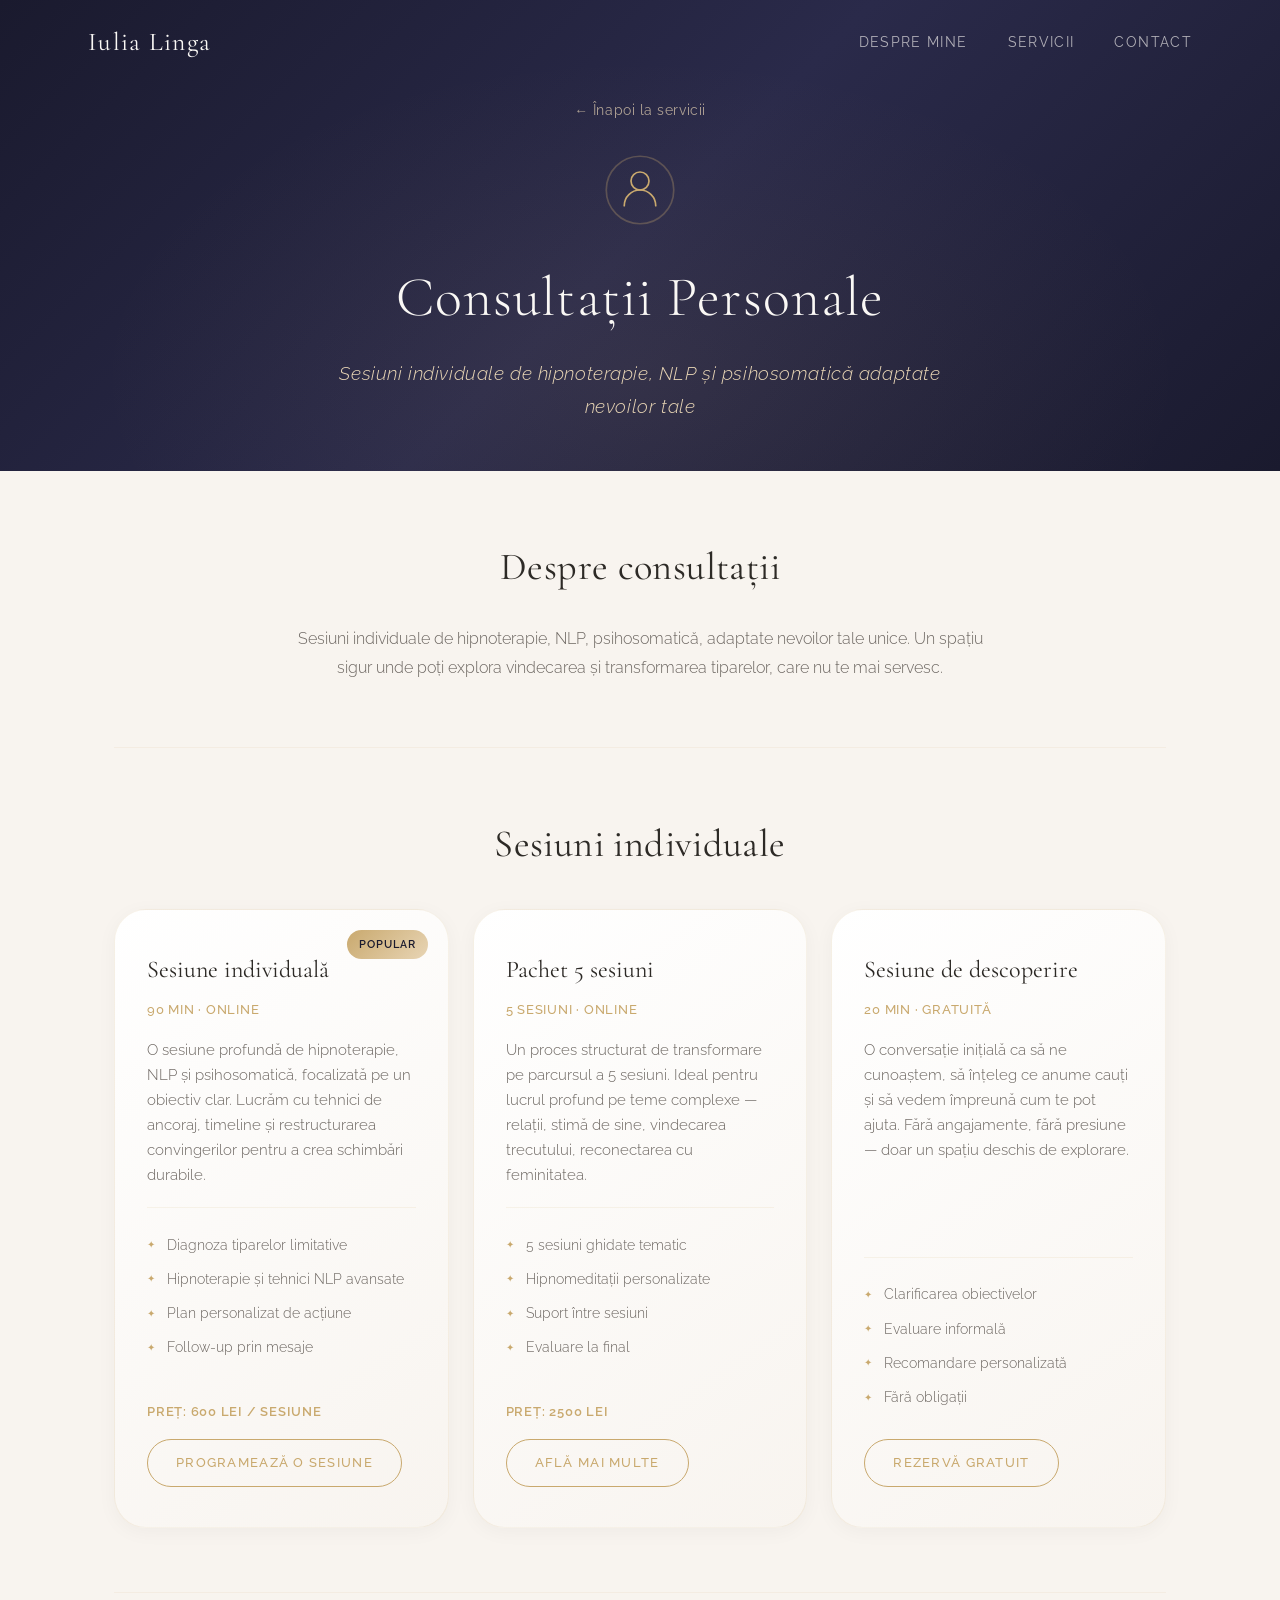
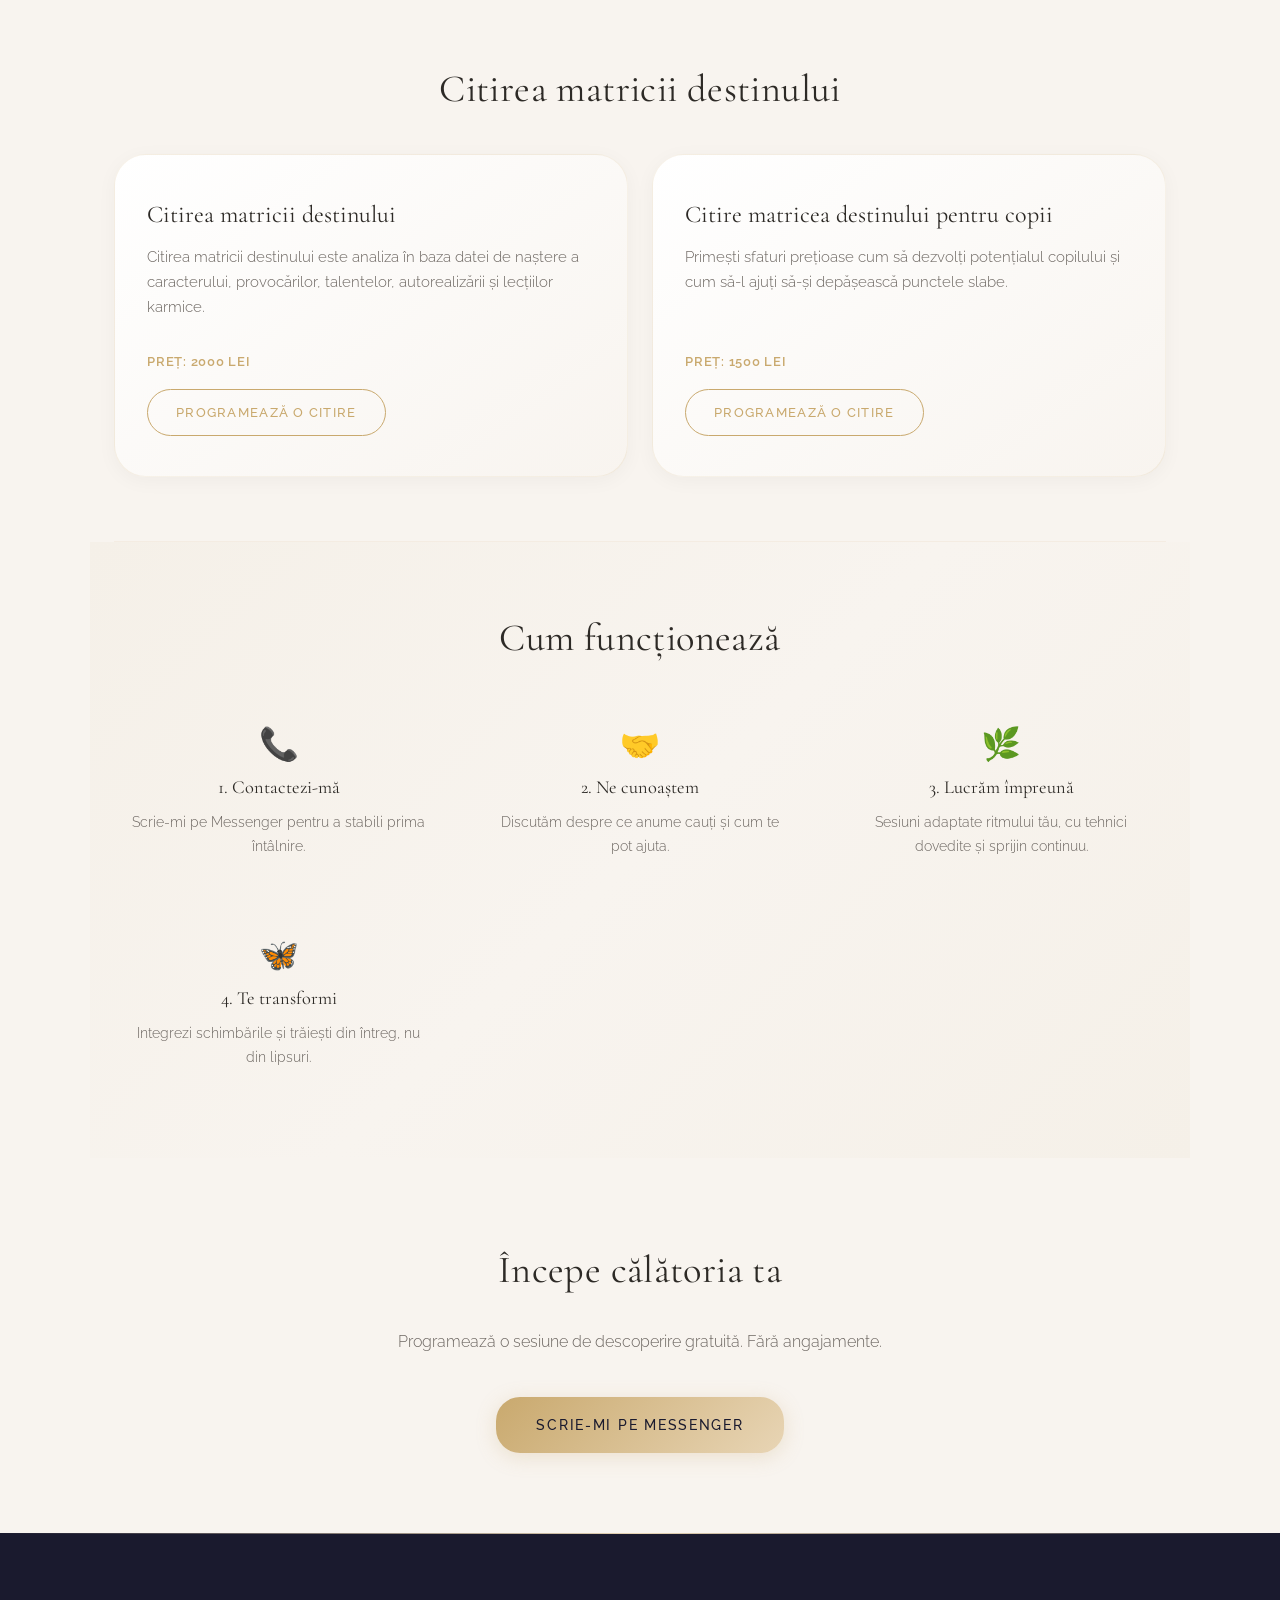
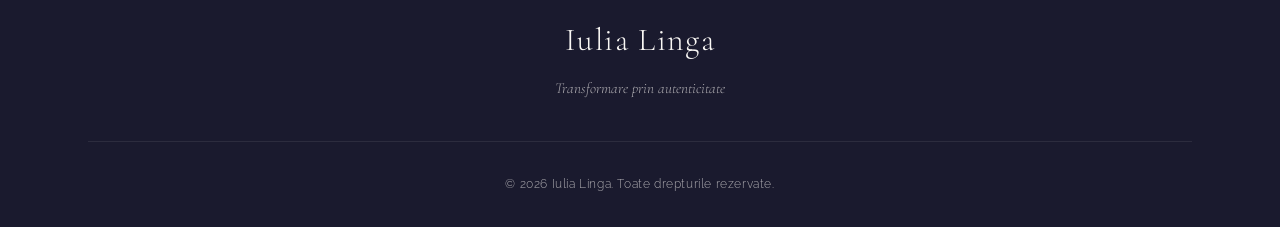
<file: consultatii.html>
<!DOCTYPE html>
<html lang="ro">

<head>
    <meta charset="UTF-8">
    <meta name="viewport" content="width=device-width, initial-scale=1.0">
    <title>Consultații Personale — Iulia Linga</title>
    <meta name="description"
        content="Sesiuni individuale de hipnoterapie, NLP și psihosomatică cu Iulia Linga. Transformare personală într-un spațiu sigur.">
    <link rel="preconnect" href="https://fonts.googleapis.com">
    <link rel="preconnect" href="https://fonts.gstatic.com" crossorigin>
    <link
        href="https://fonts.googleapis.com/css2?family=Cormorant+Garamond:ital,wght@0,300;0,400;0,500;0,600;1,300;1,400&family=Raleway:wght@300;400;500;600&display=swap"
        rel="stylesheet">
    <link rel="stylesheet" href="styles.css">
    <link rel="stylesheet" href="page-styles.css">
</head>

<body>

    <!-- NAV -->
    <nav class="nav scrolled" id="nav">
        <div class="nav__inner">
            <a href="index.html" class="nav__logo">Iulia Linga</a>
            <ul class="nav__links">
                <li><a href="index.html#about">Despre mine</a></li>
                <li><a href="index.html#services">Servicii</a></li>
                <li><a href="index.html#contact">Contact</a></li>
            </ul>
            <button class="nav__burger" id="navBurger" aria-label="Menu">
                <span></span><span></span><span></span>
            </button>
        </div>
    </nav>

    <div class="mobile-menu" id="mobileMenu">
        <ul class="mobile-menu__links">
            <li><a href="index.html#about">Despre mine</a></li>
            <li><a href="index.html#services">Servicii</a></li>
            <li><a href="index.html#contact">Contact</a></li>
        </ul>
    </div>

    <!-- PAGE HERO -->
    <section class="page-hero">
        <div class="page-hero__overlay"></div>
        <div class="page-hero__content animate-in">
            <a href="index.html#services" class="page-hero__back">← Înapoi la servicii</a>
            <div class="page-hero__icon">
                <svg viewBox="0 0 64 64" fill="none" xmlns="http://www.w3.org/2000/svg">
                    <circle cx="32" cy="32" r="30" stroke="currentColor" stroke-width="1.5" opacity="0.3" />
                    <circle cx="32" cy="24" r="8" stroke="currentColor" stroke-width="1.5" />
                    <path d="M18 46c0-7.732 6.268-14 14-14s14 6.268 14 14" stroke="currentColor" stroke-width="1.5"
                        stroke-linecap="round" />
                </svg>
            </div>
            <h1 class="page-hero__title">Consultații Personale</h1>
            <p class="page-hero__subtitle">Sesiuni individuale de hipnoterapie, NLP și psihosomatică adaptate nevoilor tale</p>
        </div>
    </section>

    <!-- MAIN CONTENT -->
    <main class="page-content">

        <!-- Intro -->
        <section class="page-section animate-in">
            <h2 class="page-section__heading">Despre consultații</h2>
            <p class="page-section__text">
                Sesiuni individuale de hipnoterapie, NLP, psihosomatică, adaptate nevoilor tale unice.
                Un spațiu sigur unde poți explora vindecarea și transformarea tiparelor, care nu te mai servesc.
            </p>
        </section>

        <!-- Types of Sessions -->
        <section class="page-section animate-in">
            <h2 class="page-section__heading">Sesiuni individuale</h2>

            <div class="course-grid">
                <div class="course-card">
                    <div class="course-card__badge">Popular</div>
                    <h3 class="course-card__title">Sesiune individuală</h3>
                    <p class="course-card__duration">90 min · Online</p>
                    <p class="course-card__desc">
                        O sesiune profundă de hipnoterapie, NLP și psihosomatică, focalizată pe un obiectiv clar.
                        Lucrăm cu tehnici de ancoraj, timeline și restructurarea convingerilor
                        pentru a crea schimbări durabile.
                    </p>
                    <ul class="course-card__features">
                        <li>Diagnoza tiparelor limitative</li>
                        <li>Hipnoterapie și tehnici NLP avansate</li>
                        <li>Plan personalizat de acțiune</li>
                        <li>Follow-up prin mesaje</li>
                    </ul>
                    <p class="course-card__duration" style="margin-top:12px; font-weight:600;">Preț: 600 lei / sesiune</p>
                    <a href="index.html#contact" class="course-card__cta">Programează o sesiune</a>
                </div>

                <div class="course-card">
                    <h3 class="course-card__title">Pachet 5 sesiuni</h3>
                    <p class="course-card__duration">5 sesiuni · Online</p>
                    <p class="course-card__desc">
                        Un proces structurat de transformare pe parcursul a 5 sesiuni.
                        Ideal pentru lucrul profund pe teme complexe — relații, stimă de sine,
                        vindecarea trecutului, reconectarea cu feminitatea.
                    </p>
                    <ul class="course-card__features">
                        <li>5 sesiuni ghidate tematic</li>
                        <li>Hipnomeditații personalizate</li>
                        <li>Suport între sesiuni</li>
                        <li>Evaluare la final</li>
                    </ul>
                    <p class="course-card__duration" style="margin-top:12px; font-weight:600;">Preț: 2500 lei</p>
                    <a href="index.html#contact" class="course-card__cta">Află mai multe</a>
                </div>

                <div class="course-card">
                    <h3 class="course-card__title">Sesiune de descoperire</h3>
                    <p class="course-card__duration">20 min · Gratuită</p>
                    <p class="course-card__desc">
                        O conversație inițială ca să ne cunoaștem, să înțeleg ce anume cauți
                        și să vedem împreună cum te pot ajuta. Fără angajamente,
                        fără presiune — doar un spațiu deschis de explorare.
                    </p>
                    <ul class="course-card__features">
                        <li>Clarificarea obiectivelor</li>
                        <li>Evaluare informală</li>
                        <li>Recomandare personalizată</li>
                        <li>Fără obligații</li>
                    </ul>
                    <a href="index.html#contact" class="course-card__cta">Rezervă gratuit</a>
                </div>
            </div>
        </section>

        <!-- ============================================================
             SECȚIUNE ASCUNSĂ TEMPORAR: Pachete hipnomeditații
             Ca să o reactivezi, șterge linia de deschidere a comentariului
             de mai sus și linia de închidere de la finalul acestui bloc.
        ==============================================================

        <section class="page-section animate-in">
            <h2 class="page-section__heading">Pachete hipnomeditații</h2>
            <p class="page-section__text">
                Fiecare pachet conține 10 hipnomeditații ghidate, create special pentru tema aleasă.
                Lucrezi în ritmul tău, din confortul casei tale.
            </p>
            <div class="course-grid">
                <div class="course-card">
                    <h3 class="course-card__title">Încrederea în sine</h3>
                    <p class="course-card__duration">10 hipnomeditații</p>
                    <p class="course-card__desc">
                        Un pachet de hipnomeditații create special pentru a consolida stima de sine,
                        a depăși vocea critică interioară și a te reconecta cu valoarea ta autentică.
                    </p>
                    <p class="course-card__duration" style="margin-top:12px; font-weight:600;">Preț: 3500 lei</p>
                    <a href="index.html#contact" class="course-card__cta">Află mai multe</a>
                </div>

                <div class="course-card">
                    <h3 class="course-card__title">Oboseala cronică</h3>
                    <p class="course-card__duration">10 hipnomeditații</p>
                    <p class="course-card__desc">
                        Hipnomeditații dedicate refacerii energetice și emoționale, pentru cei care
                        se simt epuizați la nivel profund și caută un reset real de la rădăcini.
                    </p>
                    <p class="course-card__duration" style="margin-top:12px; font-weight:600;">Preț: 3500 lei</p>
                    <a href="index.html#contact" class="course-card__cta">Află mai multe</a>
                </div>

                <div class="course-card">
                    <h3 class="course-card__title">Silueta mea frumoasă</h3>
                    <p class="course-card__duration">10 hipnomeditații</p>
                    <p class="course-card__desc">
                        Hipnomeditații dedicate reconectării cu corpul tău, iubirii de sine și
                        cultivării unei relații armonioase cu imaginea și sănătatea ta.
                    </p>
                    <p class="course-card__duration" style="margin-top:12px; font-weight:600;">Preț: 3500 lei</p>
                    <a href="index.html#contact" class="course-card__cta">Află mai multe</a>
                </div>

                <div class="course-card">
                    <h3 class="course-card__title">Citirea matricei destinului + hipnomeditații</h3>
                    <p class="course-card__duration">Pachet complet</p>
                    <p class="course-card__desc">
                        Citirea matricei destinului, plus 2 hipnomeditații alese individual pentru tine
                        și 1 consultație online de 1 oră.
                    </p>
                    <ul class="course-card__features">
                        <li>Citirea matricei destinului</li>
                        <li>2 hipnomeditații individuale</li>
                        <li>1 consultație online · 1 oră</li>
                    </ul>
                    <p class="course-card__duration" style="margin-top:12px; font-weight:600;">Preț: 3000 lei</p>
                    <a href="index.html#contact" class="course-card__cta">Află mai multe</a>
                </div>
            </div>
        </section>

        ============================ FINAL SECȚIUNE ASCUNSĂ ============================ -->

        <!-- Citirea matricii destinului -->
        <section class="page-section animate-in">
            <h2 class="page-section__heading">Citirea matricii destinului</h2>
            <div class="course-grid">
                <div class="course-card">
                    <h3 class="course-card__title">Citirea matricii destinului</h3>
                    <p class="course-card__desc">
                        Citirea matricii destinului este analiza în baza datei de naștere a caracterului,
                        provocărilor, talentelor, autorealizării și lecțiilor karmice.
                    </p>
                    <p class="course-card__duration" style="margin-top:12px; font-weight:600;">Preț: 2000 lei</p>
                    <a href="index.html#contact" class="course-card__cta">Programează o citire</a>
                </div>

                <div class="course-card">
                    <h3 class="course-card__title">Citire matricea destinului pentru copii</h3>
                    <p class="course-card__desc">
                        Primești sfaturi prețioase cum să dezvolți potențialul copilului și cum să-l
                        ajuți să-și depășească punctele slabe.
                    </p>
                    <p class="course-card__duration" style="margin-top:12px; font-weight:600;">Preț: 1500 lei</p>
                    <a href="index.html#contact" class="course-card__cta">Programează o citire</a>
                </div>
            </div>
        </section>

        <!-- How It Works -->
        <section class="page-section page-section--highlight animate-in">
            <h2 class="page-section__heading">Cum funcționează</h2>
            <div class="benefits-grid">
                <div class="benefit">
                    <div class="benefit__icon">📞</div>
                    <h4 class="benefit__title">1. Contactezi-mă</h4>
                    <p class="benefit__text">Scrie-mi pe Messenger pentru a stabili prima întâlnire.</p>
                </div>
                <div class="benefit">
                    <div class="benefit__icon">🤝</div>
                    <h4 class="benefit__title">2. Ne cunoaștem</h4>
                    <p class="benefit__text">Discutăm despre ce anume cauți și cum te pot ajuta.</p>
                </div>
                <div class="benefit">
                    <div class="benefit__icon">🌿</div>
                    <h4 class="benefit__title">3. Lucrăm împreună</h4>
                    <p class="benefit__text">Sesiuni adaptate ritmului tău, cu tehnici dovedite și sprijin continuu.</p>
                </div>
                <div class="benefit">
                    <div class="benefit__icon">🦋</div>
                    <h4 class="benefit__title">4. Te transformi</h4>
                    <p class="benefit__text">Integrezi schimbările și trăiești din întreg, nu din lipsuri.</p>
                </div>
            </div>
        </section>

        <!-- CTA -->
        <section class="page-section page-section--cta animate-in">
            <h2 class="page-section__heading">Începe călătoria ta</h2>
            <p class="page-section__text">Programează o sesiune de descoperire gratuită. Fără angajamente.</p>
            <a href="https://www.facebook.com/profile.php?id=100003969658637" target="_blank" class="page-cta">Scrie-mi
                pe Messenger</a>
        </section>

    </main>

    <!-- FOOTER -->
    <footer class="footer" id="contact">
        <div class="footer__container">
            <div class="footer__brand">
                <h2 class="footer__logo">Iulia Linga</h2>
                <p class="footer__tagline">Transformare prin autenticitate</p>
            </div>
            <div class="footer__bottom">
                <p>&copy; 2026 Iulia Linga. Toate drepturile rezervate.</p>
            </div>
        </div>
    </footer>

    <script src="script.js"></script>
</body>

</html>
</file>
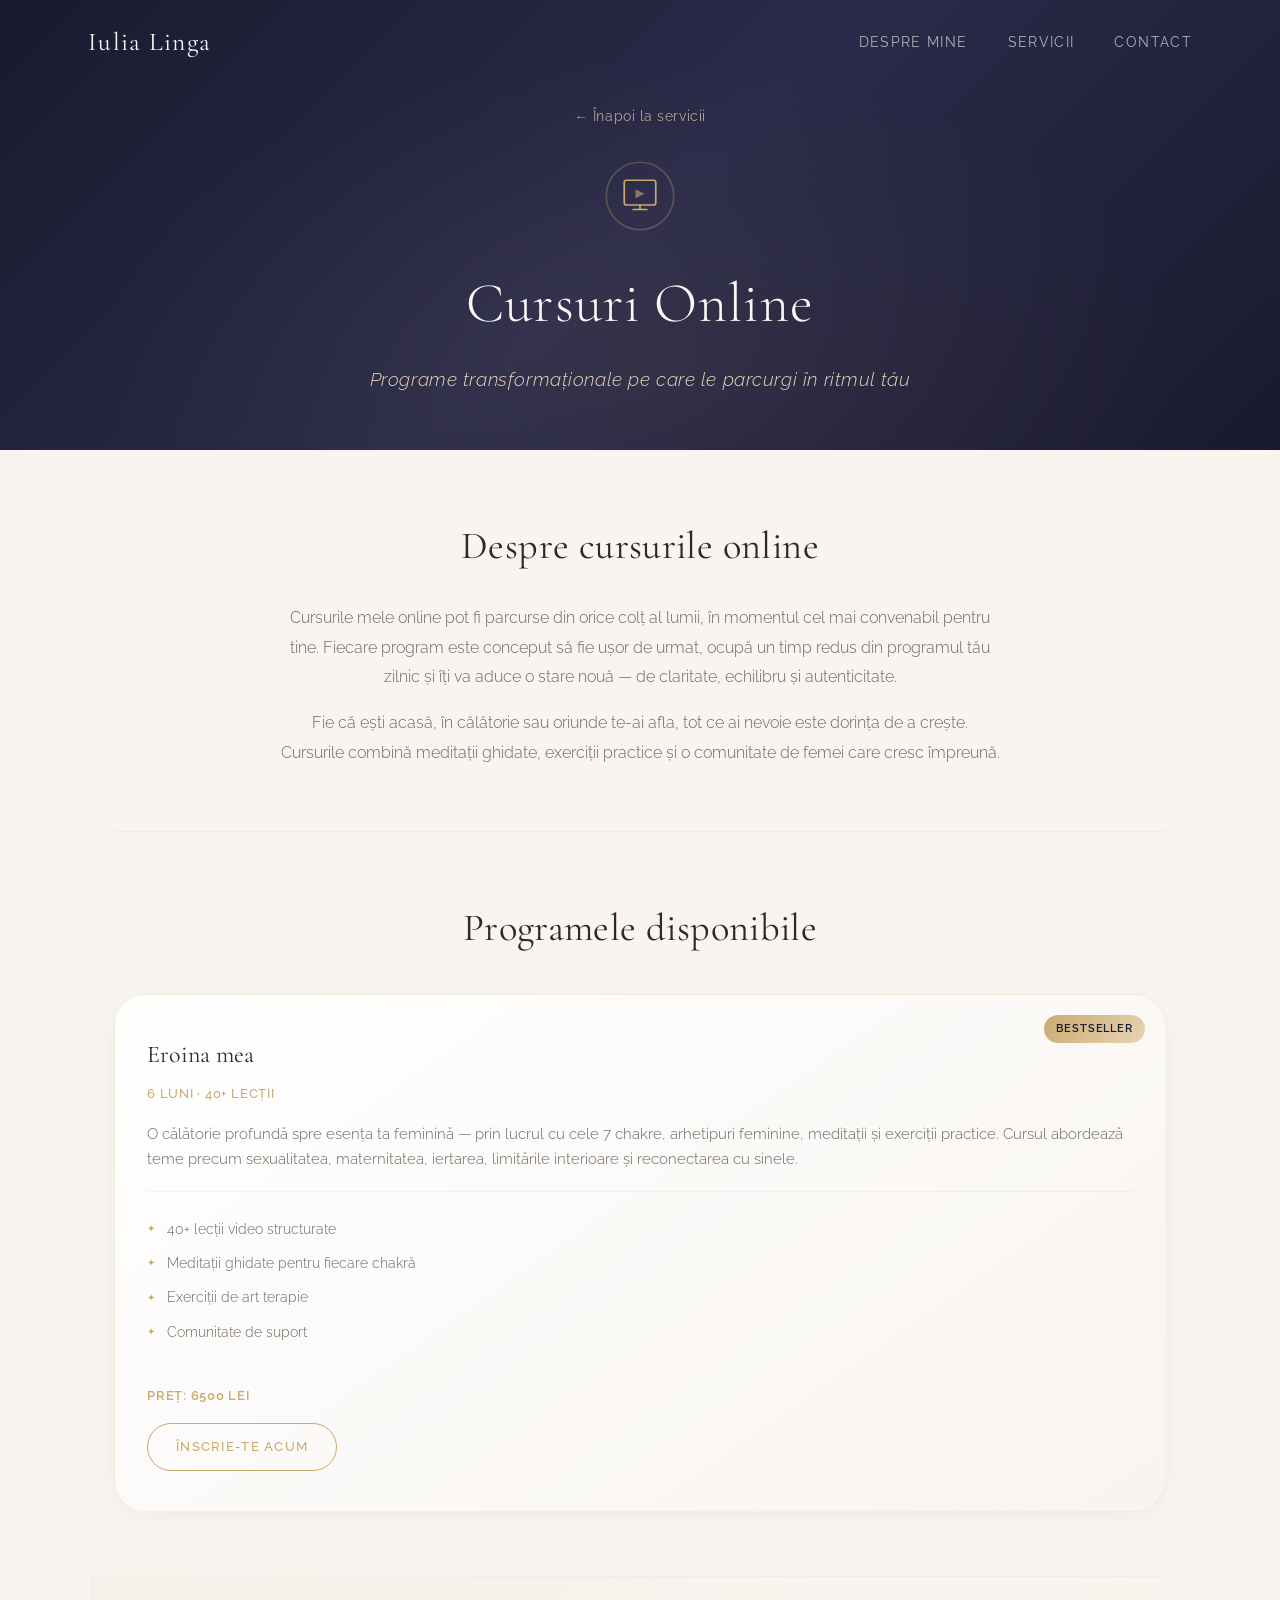
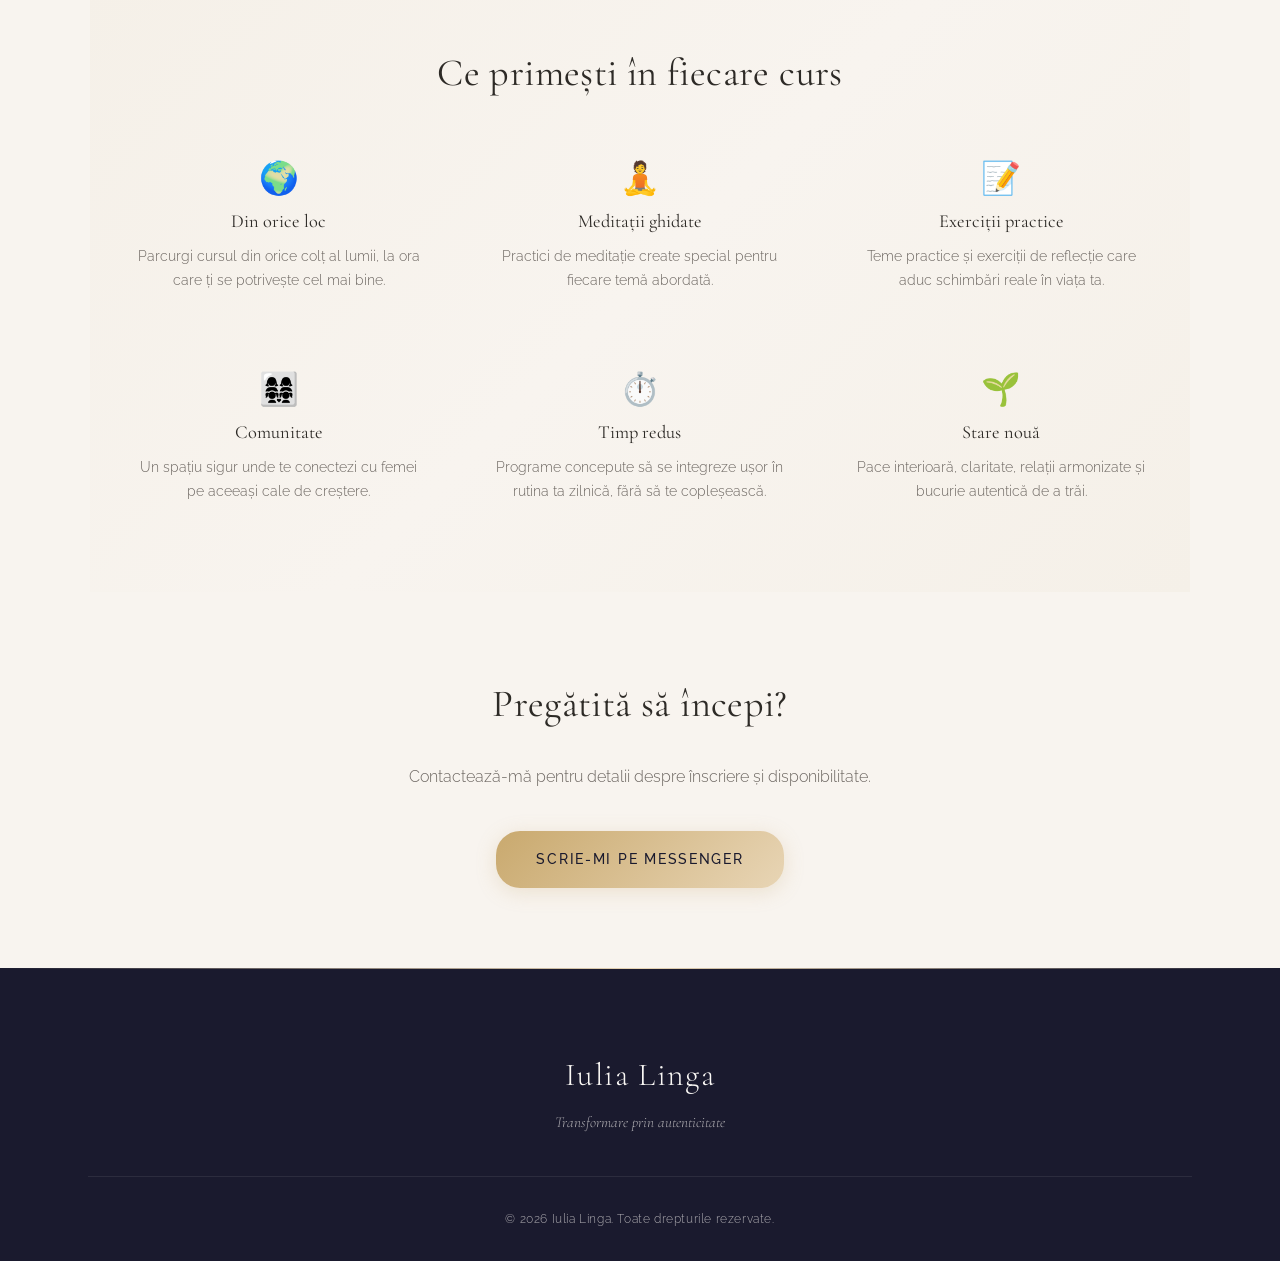
<file: cursuri-online.html>
<!DOCTYPE html>
<html lang="ro">

<head>
    <meta charset="UTF-8">
    <meta name="viewport" content="width=device-width, initial-scale=1.0">
    <title>Cursuri Online — Iulia Linga</title>
    <meta name="description"
        content="Programe de dezvoltare personală online cu Iulia Linga. Lecții video, meditații ghidate și comunitate de suport.">
    <link rel="preconnect" href="https://fonts.googleapis.com">
    <link rel="preconnect" href="https://fonts.gstatic.com" crossorigin>
    <link
        href="https://fonts.googleapis.com/css2?family=Cormorant+Garamond:ital,wght@0,300;0,400;0,500;0,600;1,300;1,400&family=Raleway:wght@300;400;500;600&display=swap"
        rel="stylesheet">
    <link rel="stylesheet" href="styles.css">
    <link rel="stylesheet" href="page-styles.css">
</head>

<body>

    <!-- NAV -->
    <nav class="nav scrolled" id="nav">
        <div class="nav__inner">
            <a href="index.html" class="nav__logo">Iulia Linga</a>
            <ul class="nav__links">
                <li><a href="index.html#about">Despre mine</a></li>
                <li><a href="index.html#services">Servicii</a></li>
                <li><a href="index.html#contact">Contact</a></li>
            </ul>
            <button class="nav__burger" id="navBurger" aria-label="Menu">
                <span></span><span></span><span></span>
            </button>
        </div>
    </nav>

    <div class="mobile-menu" id="mobileMenu">
        <ul class="mobile-menu__links">
            <li><a href="index.html#about">Despre mine</a></li>
            <li><a href="index.html#services">Servicii</a></li>
            <li><a href="index.html#contact">Contact</a></li>
        </ul>
    </div>

    <!-- PAGE HERO -->
    <section class="page-hero">
        <div class="page-hero__overlay"></div>
        <div class="page-hero__content animate-in">
            <a href="index.html#services" class="page-hero__back">← Înapoi la servicii</a>
            <div class="page-hero__icon">
                <svg viewBox="0 0 64 64" fill="none" xmlns="http://www.w3.org/2000/svg">
                    <circle cx="32" cy="32" r="30" stroke="currentColor" stroke-width="1.5" opacity="0.3" />
                    <path d="M20 18h24a2 2 0 012 2v18a2 2 0 01-2 2H20a2 2 0 01-2-2V20a2 2 0 012-2z"
                        stroke="currentColor" stroke-width="1.5" />
                    <path d="M26 44h12M32 40v4" stroke="currentColor" stroke-width="1.5" stroke-linecap="round" />
                    <path d="M28 26l8 4-8 4V26z" fill="currentColor" opacity="0.6" />
                </svg>
            </div>
            <h1 class="page-hero__title">Cursuri Online</h1>
            <p class="page-hero__subtitle">Programe transformaționale pe care le parcurgi în ritmul tău</p>
        </div>
    </section>

    <!-- MAIN CONTENT -->
    <main class="page-content">

        <!-- Intro -->
        <section class="page-section animate-in">
            <h2 class="page-section__heading">Despre cursurile online</h2>
            <p class="page-section__text">
                Cursurile mele online pot fi parcurse din orice colț al lumii, în momentul cel mai
                convenabil pentru tine. Fiecare program este conceput să fie ușor de urmat,
                ocupă un timp redus din programul tău zilnic și îți va aduce o stare nouă —
                de claritate, echilibru și autenticitate.
            </p>
            <p class="page-section__text">
                Fie că ești acasă, în călătorie sau oriunde te-ai afla, tot ce ai nevoie este
                dorința de a crește. Cursurile combină meditații ghidate, exerciții practice
                și o comunitate de femei care cresc împreună.
            </p>
        </section>

        <!-- Courses List -->
        <section class="page-section animate-in">
            <h2 class="page-section__heading">Programele disponibile</h2>

            <div class="course-grid">
                <div class="course-card">
                    <div class="course-card__badge">Bestseller</div>
                    <h3 class="course-card__title">Eroina mea</h3>
                    <p class="course-card__duration">6 luni · 40+ lecții</p>
                    <p class="course-card__desc">
                        O călătorie profundă spre esența ta feminină — prin lucrul cu cele 7 chakre,
                        arhetipuri feminine, meditații și exerciții practice. Cursul abordează teme precum
                        sexualitatea, maternitatea, iertarea, limitările interioare și reconectarea cu sinele.
                    </p>
                    <ul class="course-card__features">
                        <li>40+ lecții video structurate</li>
                        <li>Meditații ghidate pentru fiecare chakră</li>
                        <li>Exerciții de art terapie</li>
                        <li>Comunitate de suport</li>
                    </ul>
                    <p class="course-card__duration" style="margin-top:12px; font-weight:600;">Preț: 6500 lei</p>
                    <a href="index.html#contact" class="course-card__cta">Înscrie-te acum</a>
                </div>

                <!-- ============================================================
                     CARD ASCUNS TEMPORAR: Arta de a fi eu însumi
                     Ca să îl reactivezi, șterge linia de deschidere a
                     comentariului de mai sus și linia de închidere de la final.
                ==============================================================

                <div class="course-card">
                    <h3 class="course-card__title">Arta de a fi eu însumi</h3>
                    <p class="course-card__duration">7 săptămâni · 7 hipnomeditații</p>
                    <p class="course-card__desc">
                        Un program de 7 săptămâni cu 7 hipnomeditații ghidate plus teme practice,
                        creat pentru a te reconecta cu autenticitatea ta și a remodela tiparele
                        care nu te mai servesc.
                    </p>
                    <ul class="course-card__features">
                        <li>7 hipnomeditații ghidate</li>
                        <li>Teme practice pentru fiecare săptămână</li>
                        <li>Lucru cu subconștientul</li>
                        <li>Transformare pas cu pas</li>
                    </ul>
                    <p class="course-card__duration" style="margin-top:12px; font-weight:600;">Preț: 3500 lei</p>
                    <a href="index.html#contact" class="course-card__cta">Înscrie-te acum</a>
                </div>

                ============================ FINAL CARD ASCUNS ============================ -->
            </div>
        </section>

        <!-- What You Get -->
        <section class="page-section page-section--highlight animate-in">
            <h2 class="page-section__heading">Ce primești în fiecare curs</h2>
            <div class="benefits-grid">
                <div class="benefit">
                    <div class="benefit__icon">🌍</div>
                    <h4 class="benefit__title">Din orice loc</h4>
                    <p class="benefit__text">Parcurgi cursul din orice colț al lumii, la ora care ți se potrivește cel mai bine.</p>
                </div>
                <div class="benefit">
                    <div class="benefit__icon">🧘</div>
                    <h4 class="benefit__title">Meditații ghidate</h4>
                    <p class="benefit__text">Practici de meditație create special pentru fiecare temă abordată.</p>

                </div>
                <div class="benefit">
                    <div class="benefit__icon">📝</div>
                    <h4 class="benefit__title">Exerciții practice</h4>
                    <p class="benefit__text">Teme practice și exerciții de reflecție care aduc schimbări reale în viața ta.</p>
                </div>
                <div class="benefit">
                    <div class="benefit__icon">👩‍👩‍👧‍👧</div>
                    <h4 class="benefit__title">Comunitate</h4>
                    <p class="benefit__text">Un spațiu sigur unde te conectezi cu femei pe aceeași cale de creștere.</p>
                </div>
                <div class="benefit">
                    <div class="benefit__icon">⏱️</div>
                    <h4 class="benefit__title">Timp redus</h4>
                    <p class="benefit__text">Programe concepute să se integreze ușor în rutina ta zilnică, fără să te copleșească.</p>
                </div>
                <div class="benefit">
                    <div class="benefit__icon">🌱</div>
                    <h4 class="benefit__title">Stare nouă</h4>
                    <p class="benefit__text">Pace interioară, claritate, relații armonizate și bucurie autentică de a trăi.</p>
                </div>
            </div>
        </section>

        <!-- CTA -->
        <section class="page-section page-section--cta animate-in">
            <h2 class="page-section__heading">Pregătită să începi?</h2>
            <p class="page-section__text">Contactează-mă pentru detalii despre înscriere și disponibilitate.</p>
            <a href="https://www.facebook.com/profile.php?id=100003969658637" target="_blank" class="page-cta">Scrie-mi
                pe Messenger</a>
        </section>

    </main>

    <!-- FOOTER -->
    <footer class="footer" id="contact">
        <div class="footer__container">
            <div class="footer__brand">
                <h2 class="footer__logo">Iulia Linga</h2>
                <p class="footer__tagline">Transformare prin autenticitate</p>
            </div>
            <div class="footer__bottom">
                <p>&copy; 2026 Iulia Linga. Toate drepturile rezervate.</p>
            </div>
        </div>
    </footer>

    <script src="script.js"></script>
</body>

</html>
</file>
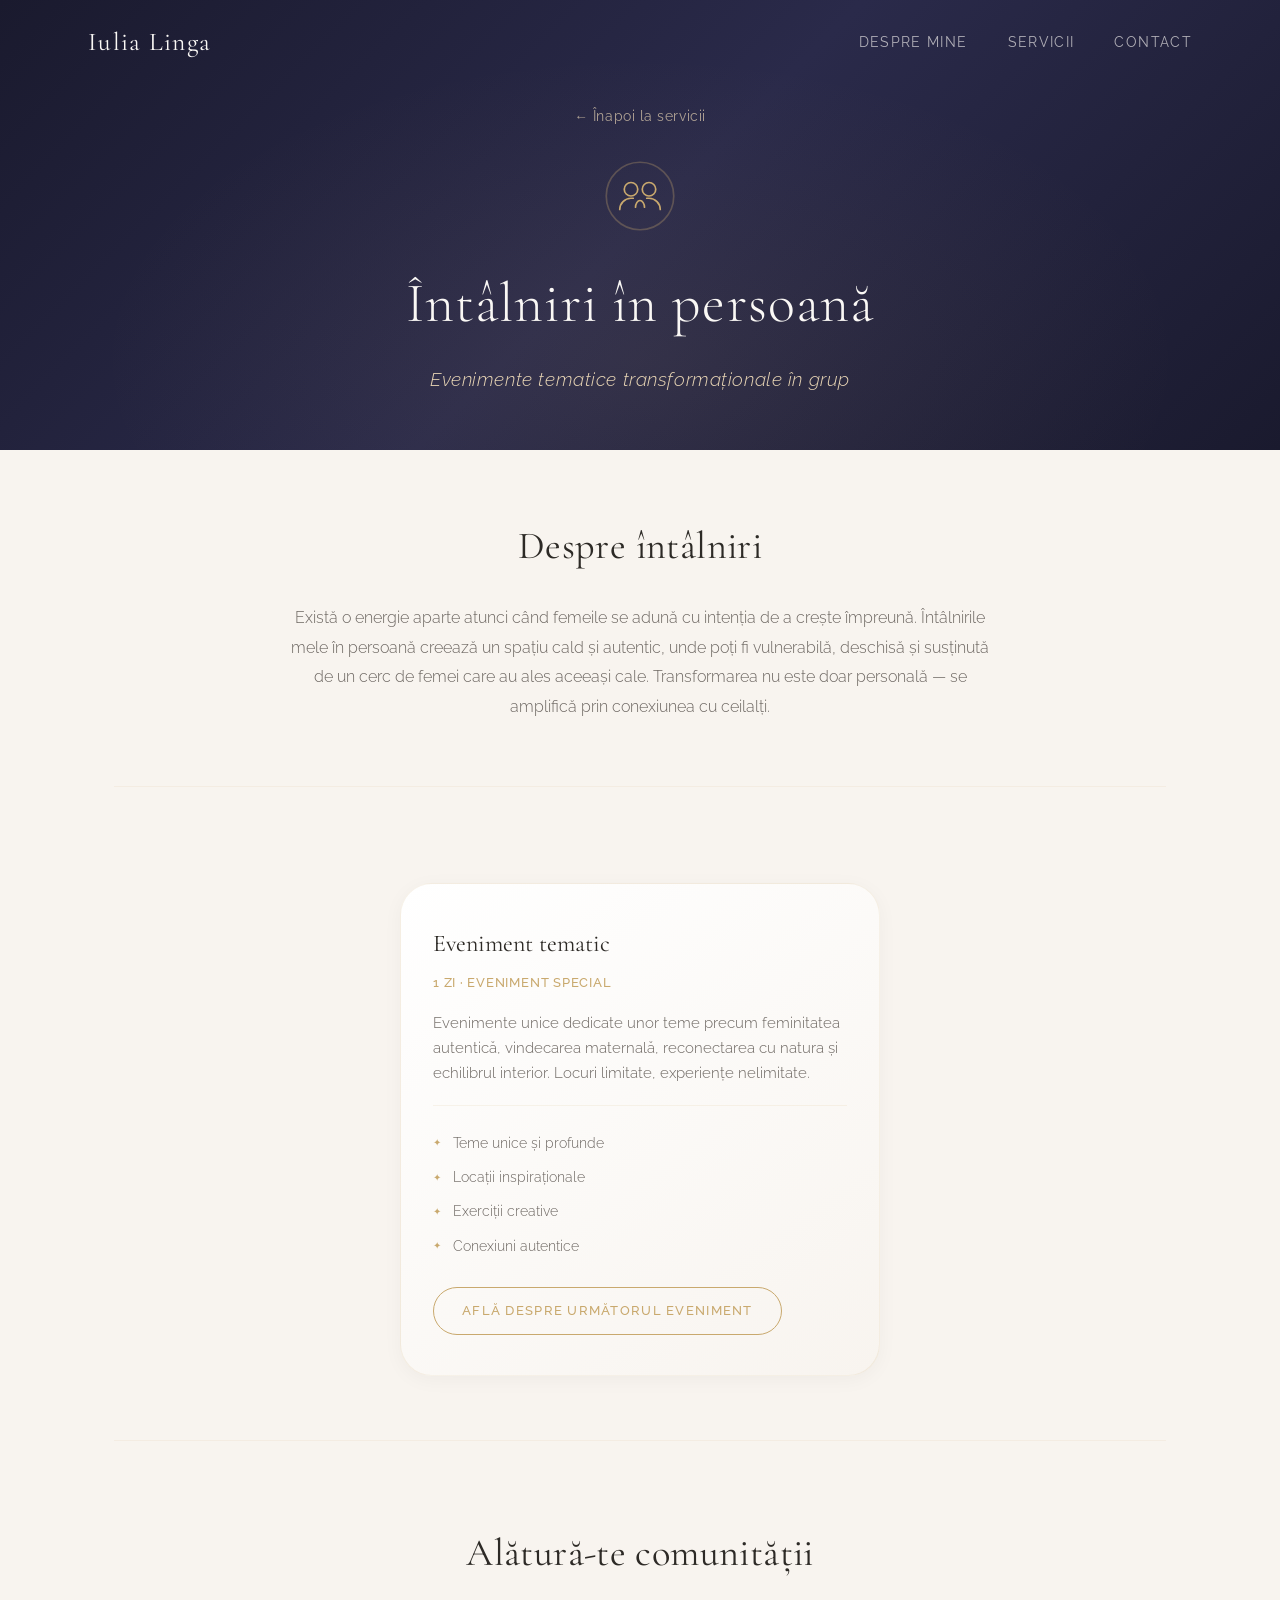
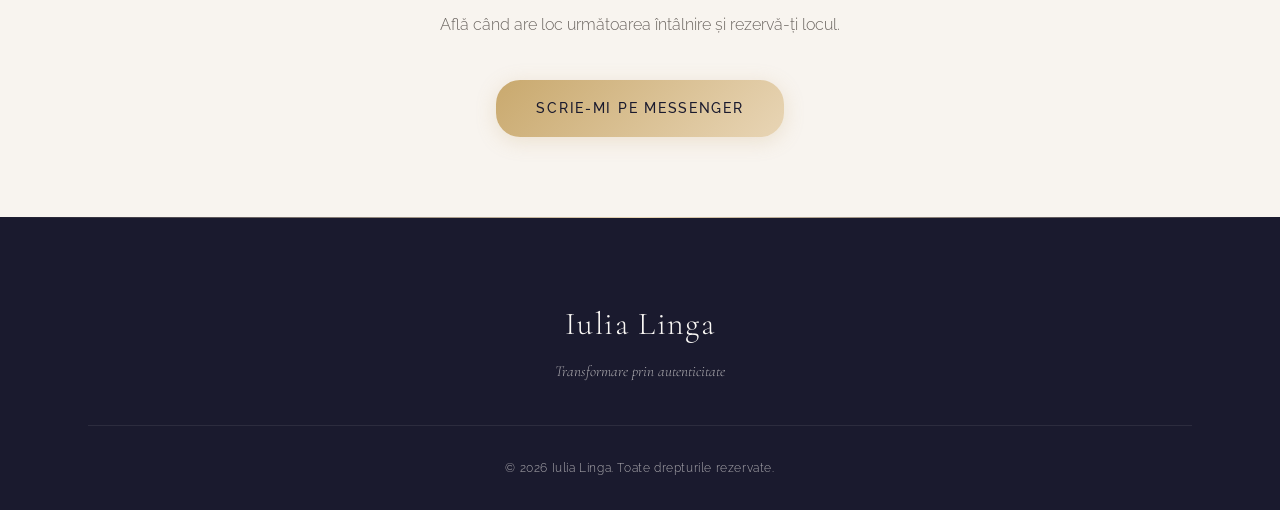
<file: intalniri.html>
<!DOCTYPE html>
<html lang="ro">

<head>
    <meta charset="UTF-8">
    <meta name="viewport" content="width=device-width, initial-scale=1.0">
    <title>Întâlniri în persoană — Iulia Linga</title>
    <meta name="description"
        content="Workshopuri și evenimente de dezvoltare personală cu Iulia Linga. Experiențe de grup transformaționale.">
    <link rel="preconnect" href="https://fonts.googleapis.com">
    <link rel="preconnect" href="https://fonts.gstatic.com" crossorigin>
    <link
        href="https://fonts.googleapis.com/css2?family=Cormorant+Garamond:ital,wght@0,300;0,400;0,500;0,600;1,300;1,400&family=Raleway:wght@300;400;500;600&display=swap"
        rel="stylesheet">
    <link rel="stylesheet" href="styles.css">
    <link rel="stylesheet" href="page-styles.css">
</head>

<body>

    <!-- NAV -->
    <nav class="nav scrolled" id="nav">
        <div class="nav__inner">
            <a href="index.html" class="nav__logo">Iulia Linga</a>
            <ul class="nav__links">
                <li><a href="index.html#about">Despre mine</a></li>
                <li><a href="index.html#services">Servicii</a></li>
                <li><a href="index.html#contact">Contact</a></li>
            </ul>
            <button class="nav__burger" id="navBurger" aria-label="Menu">
                <span></span><span></span><span></span>
            </button>
        </div>
    </nav>

    <div class="mobile-menu" id="mobileMenu">
        <ul class="mobile-menu__links">
            <li><a href="index.html#about">Despre mine</a></li>
            <li><a href="index.html#services">Servicii</a></li>
            <li><a href="index.html#contact">Contact</a></li>
        </ul>
    </div>

    <!-- PAGE HERO -->
    <section class="page-hero">
        <div class="page-hero__overlay"></div>
        <div class="page-hero__content animate-in">
            <a href="index.html#services" class="page-hero__back">← Înapoi la servicii</a>
            <div class="page-hero__icon">
                <svg viewBox="0 0 64 64" fill="none" xmlns="http://www.w3.org/2000/svg">
                    <circle cx="32" cy="32" r="30" stroke="currentColor" stroke-width="1.5" opacity="0.3" />
                    <circle cx="24" cy="26" r="6" stroke="currentColor" stroke-width="1.5" />
                    <circle cx="40" cy="26" r="6" stroke="currentColor" stroke-width="1.5" />
                    <path d="M14 44c0-5.523 4.477-10 10-10h2" stroke="currentColor" stroke-width="1.5"
                        stroke-linecap="round" />
                    <path d="M50 44c0-5.523-4.477-10-10-10h-2" stroke="currentColor" stroke-width="1.5"
                        stroke-linecap="round" />
                    <path d="M28 42c0-3 1.8-6 4-6s4 3 4 6" stroke="currentColor" stroke-width="1.5"
                        stroke-linecap="round" />
                </svg>
            </div>
            <h1 class="page-hero__title">Întâlniri în persoană</h1>
            <p class="page-hero__subtitle">Evenimente tematice transformaționale în grup</p>
        </div>
    </section>

    <!-- MAIN CONTENT -->
    <main class="page-content">

        <!-- Intro -->
        <section class="page-section animate-in">
            <h2 class="page-section__heading">Despre întâlniri</h2>
            <p class="page-section__text">
                Există o energie aparte atunci când femeile se adună cu intenția de a crește împreună.
                Întâlnirile mele în persoană creează un spațiu cald și autentic, unde poți fi vulnerabilă,
                deschisă și susținută de un cerc de femei care au ales aceeași cale.
                Transformarea nu este doar personală — se amplifică prin conexiunea cu ceilalți.
            </p>
        </section>

        <!-- Eveniment tematic -->
        <section class="page-section animate-in">
            <div class="course-grid">
                <div class="course-card" style="max-width:480px; margin:0 auto;">
                    <h3 class="course-card__title">Eveniment tematic</h3>
                    <p class="course-card__duration">1 zi · Eveniment special</p>
                    <p class="course-card__desc">
                        Evenimente unice dedicate unor teme precum feminitatea autentică,
                        vindecarea maternală, reconectarea cu natura și echilibrul interior.
                        Locuri limitate, experiențe nelimitate.
                    </p>
                    <ul class="course-card__features">
                        <li>Teme unice și profunde</li>
                        <li>Locații inspiraționale</li>
                        <li>Exerciții creative</li>
                        <li>Conexiuni autentice</li>
                    </ul>
                    <a href="index.html#contact" class="course-card__cta">Află despre următorul eveniment</a>
                </div>
            </div>
        </section>

        <!-- CTA -->
        <section class="page-section page-section--cta animate-in">
            <h2 class="page-section__heading">Alătură-te comunității</h2>
            <p class="page-section__text">Află când are loc următoarea întâlnire și rezervă-ți locul.</p>
            <a href="https://www.facebook.com/profile.php?id=100003969658637" target="_blank" class="page-cta">Scrie-mi
                pe Messenger</a>
        </section>

    </main>

    <!-- FOOTER -->
    <footer class="footer" id="contact">
        <div class="footer__container">
            <div class="footer__brand">
                <h2 class="footer__logo">Iulia Linga</h2>
                <p class="footer__tagline">Transformare prin autenticitate</p>
            </div>
            <div class="footer__bottom">
                <p>&copy; 2026 Iulia Linga. Toate drepturile rezervate.</p>
            </div>
        </div>
    </footer>

    <script src="script.js"></script>
</body>

</html>
</file>
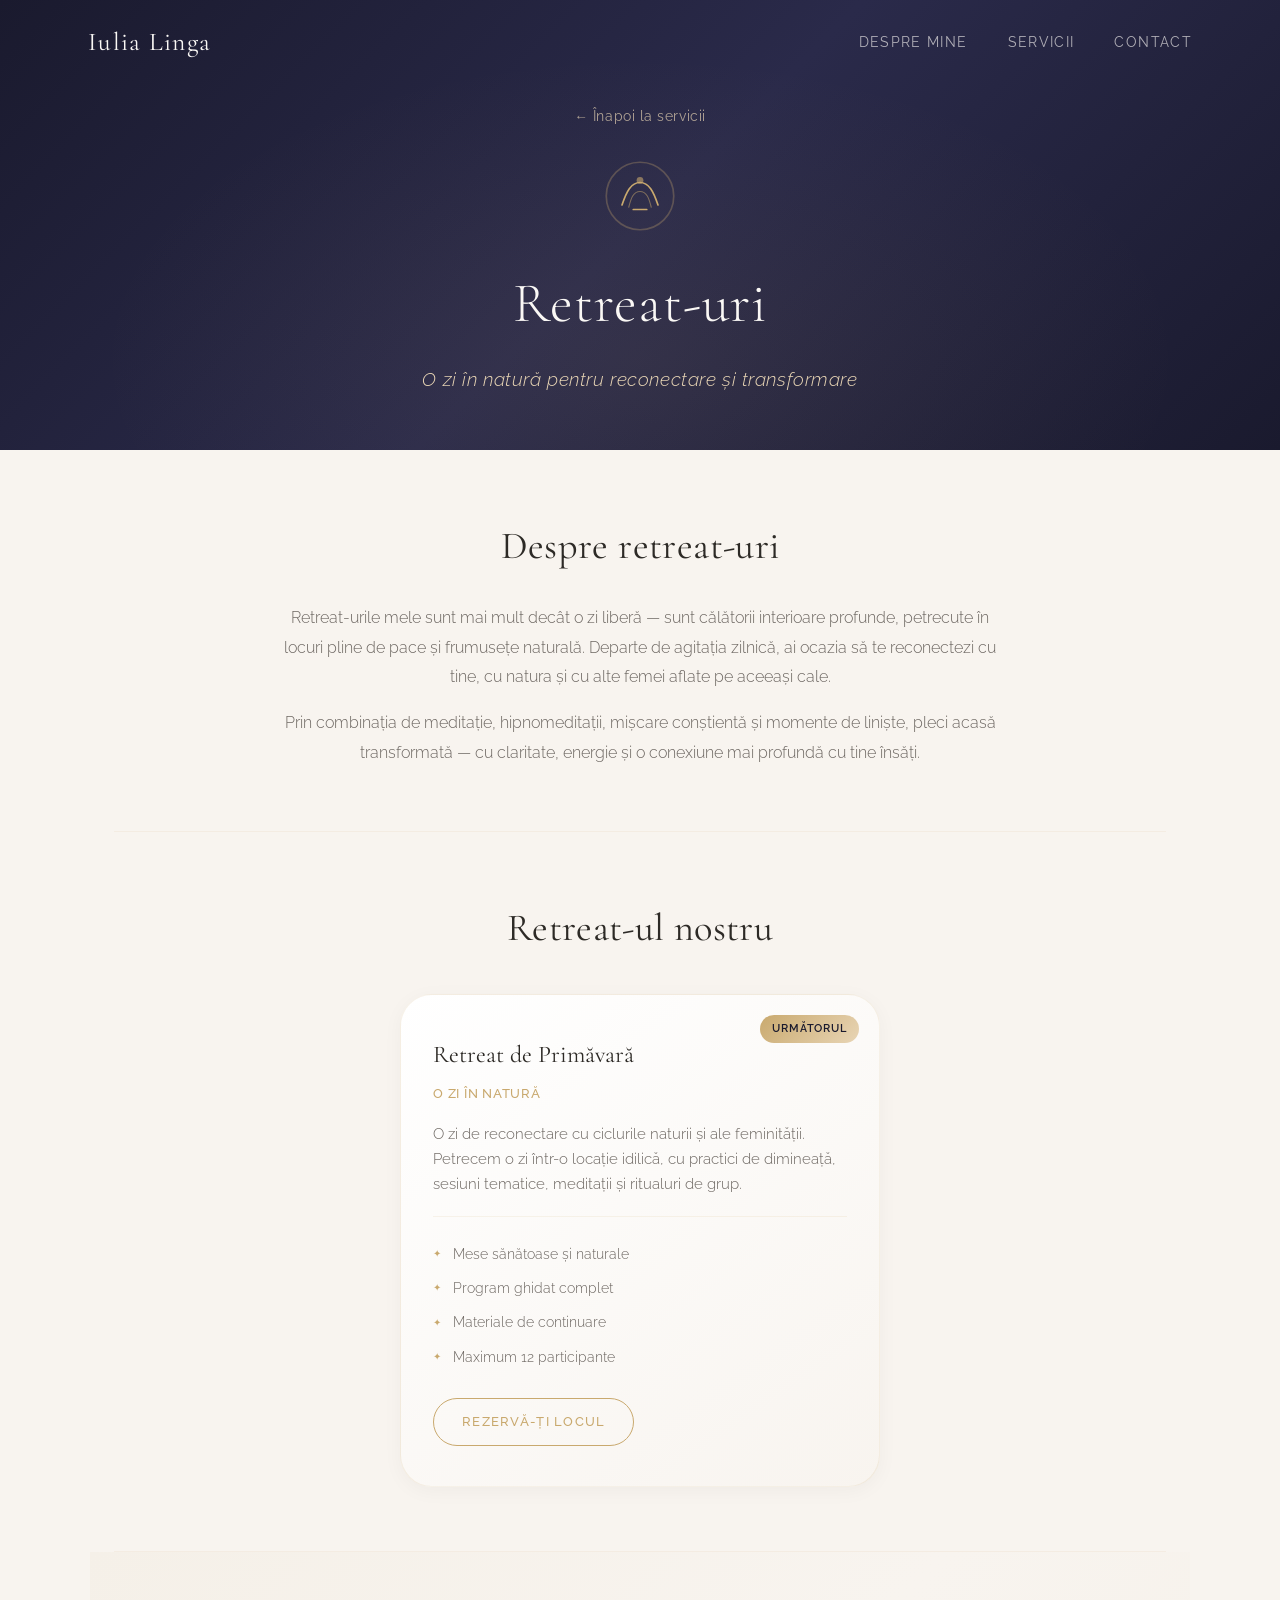
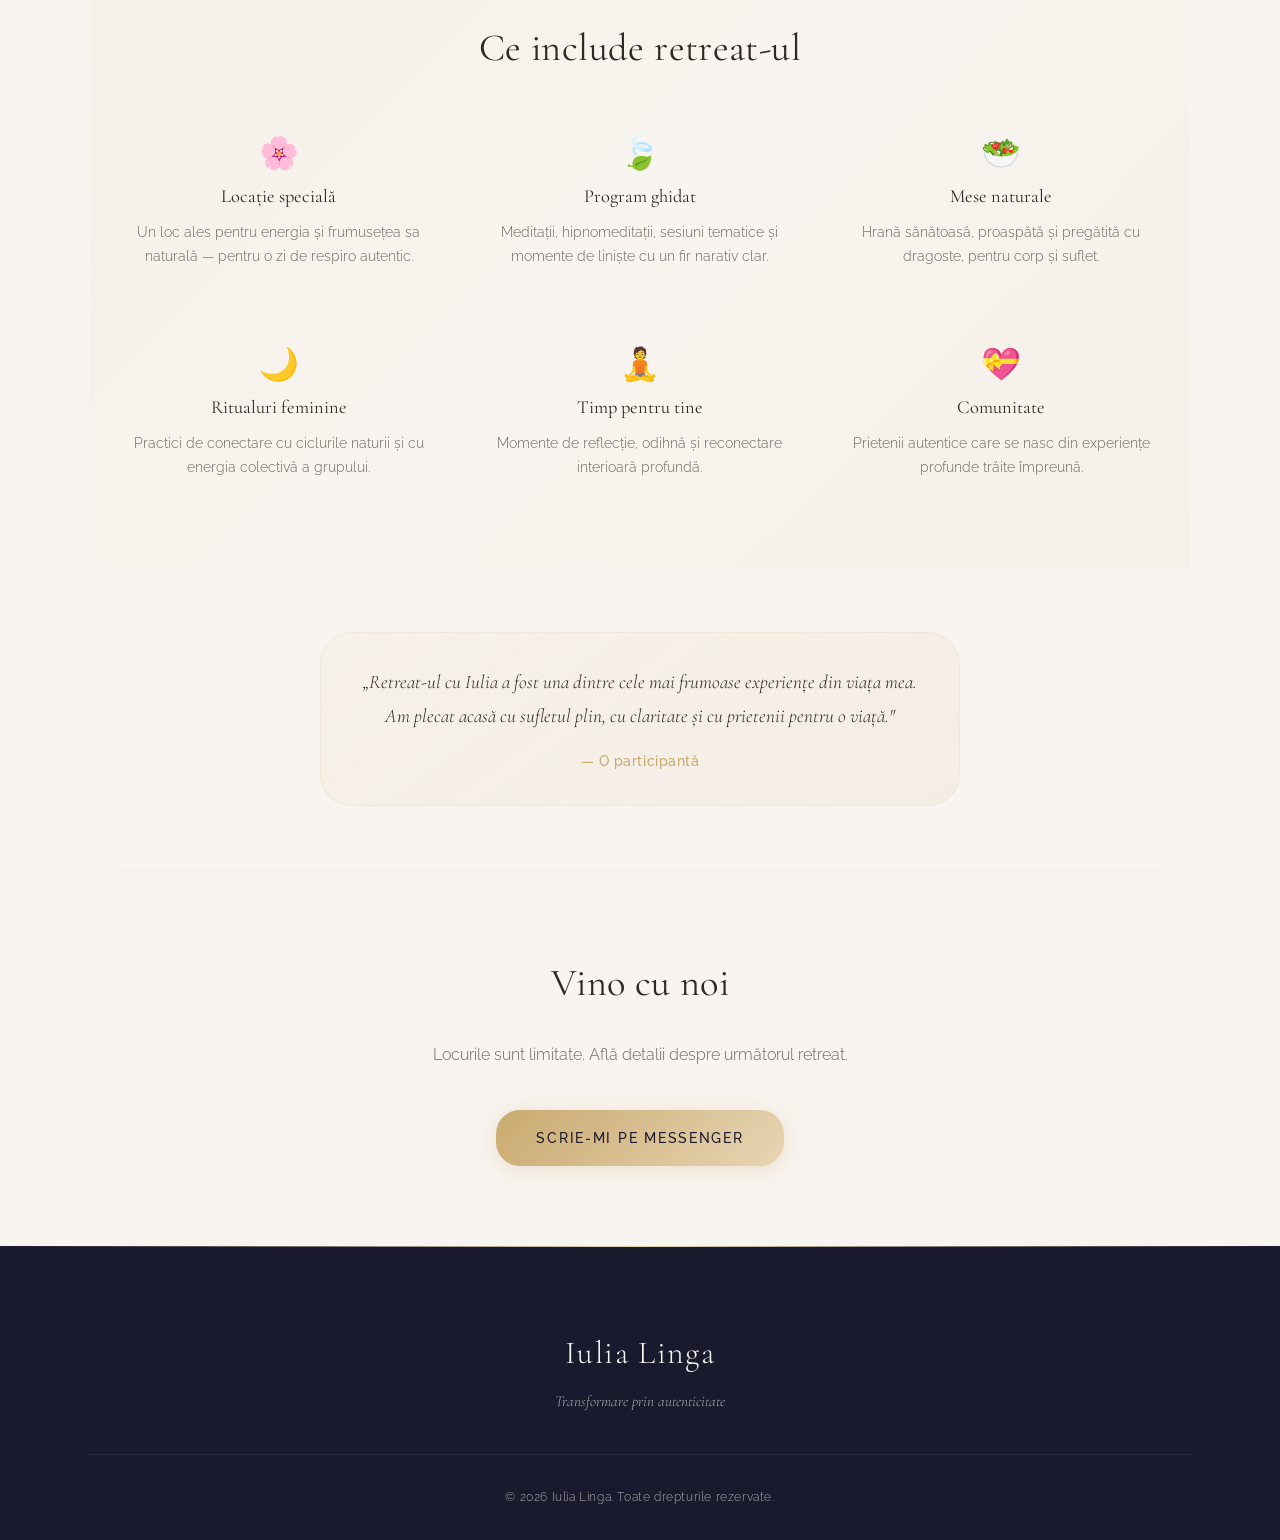
<file: retreat-uri.html>
<!DOCTYPE html>
<html lang="ro">

<head>
    <meta charset="UTF-8">
    <meta name="viewport" content="width=device-width, initial-scale=1.0">
    <title>Retreat-uri — Iulia Linga</title>
    <meta name="description"
        content="Retreat-uri de transformare personală cu Iulia Linga. Experiențe imersive în natură pentru reconectare și vindecare.">
    <link rel="preconnect" href="https://fonts.googleapis.com">
    <link rel="preconnect" href="https://fonts.gstatic.com" crossorigin>
    <link
        href="https://fonts.googleapis.com/css2?family=Cormorant+Garamond:ital,wght@0,300;0,400;0,500;0,600;1,300;1,400&family=Raleway:wght@300;400;500;600&display=swap"
        rel="stylesheet">
    <link rel="stylesheet" href="styles.css">
    <link rel="stylesheet" href="page-styles.css">
</head>

<body>

    <!-- NAV -->
    <nav class="nav scrolled" id="nav">
        <div class="nav__inner">
            <a href="index.html" class="nav__logo">Iulia Linga</a>
            <ul class="nav__links">
                <li><a href="index.html#about">Despre mine</a></li>
                <li><a href="index.html#services">Servicii</a></li>
                <li><a href="index.html#contact">Contact</a></li>
            </ul>
            <button class="nav__burger" id="navBurger" aria-label="Menu">
                <span></span><span></span><span></span>
            </button>
        </div>
    </nav>

    <div class="mobile-menu" id="mobileMenu">
        <ul class="mobile-menu__links">
            <li><a href="index.html#about">Despre mine</a></li>
            <li><a href="index.html#services">Servicii</a></li>
            <li><a href="index.html#contact">Contact</a></li>
        </ul>
    </div>

    <!-- PAGE HERO -->
    <section class="page-hero">
        <div class="page-hero__overlay"></div>
        <div class="page-hero__content animate-in">
            <a href="index.html#services" class="page-hero__back">← Înapoi la servicii</a>
            <div class="page-hero__icon">
                <svg viewBox="0 0 64 64" fill="none" xmlns="http://www.w3.org/2000/svg">
                    <circle cx="32" cy="32" r="30" stroke="currentColor" stroke-width="1.5" opacity="0.3" />
                    <path d="M16 40c4-12 8-20 16-20s12 8 16 20" stroke="currentColor" stroke-width="1.5"
                        stroke-linecap="round" />
                    <path d="M22 42c2-8 4-14 10-14s8 6 10 14" stroke="currentColor" stroke-width="1" opacity="0.5"
                        stroke-linecap="round" />
                    <circle cx="32" cy="18" r="3" fill="currentColor" opacity="0.6" />
                    <path d="M26 44h12" stroke="currentColor" stroke-width="1.5" stroke-linecap="round" />
                </svg>
            </div>
            <h1 class="page-hero__title">Retreat-uri</h1>
            <p class="page-hero__subtitle">O zi în natură pentru reconectare și transformare</p>
        </div>
    </section>

    <!-- MAIN CONTENT -->
    <main class="page-content">

        <!-- Intro -->
        <section class="page-section animate-in">
            <h2 class="page-section__heading">Despre retreat-uri</h2>
            <p class="page-section__text">
                Retreat-urile mele sunt mai mult decât o zi liberă — sunt călătorii interioare profunde,
                petrecute în locuri pline de pace și frumusețe naturală. Departe de agitația zilnică,
                ai ocazia să te reconectezi cu tine, cu natura și cu alte femei aflate pe aceeași cale.
            </p>
            <p class="page-section__text">
                Prin combinația de meditație, hipnomeditații, mișcare conștientă
                și momente de liniște, pleci acasă transformată —
                cu claritate, energie și o conexiune mai profundă cu tine însăți.
            </p>
        </section>

        <!-- Retreat Primăvară -->
        <section class="page-section animate-in">
            <h2 class="page-section__heading">Retreat-ul nostru</h2>

            <div class="course-grid">
                <div class="course-card" style="max-width:480px; margin:0 auto;">
                    <div class="course-card__badge">Următorul</div>
                    <h3 class="course-card__title">Retreat de Primăvară</h3>
                    <p class="course-card__duration">O zi în natură</p>
                    <p class="course-card__desc">
                        O zi de reconectare cu ciclurile naturii și ale feminității.
                        Petrecem o zi într-o locație idilică, cu practici de dimineață,
                        sesiuni tematice, meditații și ritualuri de grup.
                    </p>
                    <ul class="course-card__features">
                        <li>Mese sănătoase și naturale</li>
                        <li>Program ghidat complet</li>
                        <li>Materiale de continuare</li>
                        <li>Maximum 12 participante</li>
                    </ul>
                    <a href="index.html#contact" class="course-card__cta">Rezervă-ți locul</a>
                </div>
            </div>
        </section>

        <!-- What's Included -->
        <section class="page-section page-section--highlight animate-in">
            <h2 class="page-section__heading">Ce include retreat-ul</h2>
            <div class="benefits-grid">
                <div class="benefit">
                    <div class="benefit__icon">🌸</div>
                    <h4 class="benefit__title">Locație specială</h4>
                    <p class="benefit__text">Un loc ales pentru energia și frumusețea sa naturală — pentru o zi de respiro autentic.</p>
                </div>
                <div class="benefit">
                    <div class="benefit__icon">🍃</div>
                    <h4 class="benefit__title">Program ghidat</h4>
                    <p class="benefit__text">Meditații, hipnomeditații, sesiuni tematice și momente de liniște cu un fir narativ clar.</p>
                </div>
                <div class="benefit">
                    <div class="benefit__icon">🥗</div>
                    <h4 class="benefit__title">Mese naturale</h4>
                    <p class="benefit__text">Hrană sănătoasă, proaspătă și pregătită cu dragoste, pentru corp și suflet.</p>
                </div>
                <div class="benefit">
                    <div class="benefit__icon">🌙</div>
                    <h4 class="benefit__title">Ritualuri feminine</h4>
                    <p class="benefit__text">Practici de conectare cu ciclurile naturii și cu energia colectivă a grupului.</p>
                </div>
                <div class="benefit">
                    <div class="benefit__icon">🧘</div>
                    <h4 class="benefit__title">Timp pentru tine</h4>
                    <p class="benefit__text">Momente de reflecție, odihnă și reconectare interioară profundă.</p>
                </div>
                <div class="benefit">
                    <div class="benefit__icon">💝</div>
                    <h4 class="benefit__title">Comunitate</h4>
                    <p class="benefit__text">Prietenii autentice care se nasc din experiențe profunde trăite împreună.</p>
                </div>
            </div>
        </section>

        <!-- Testimonial -->
        <section class="page-section animate-in">
            <div class="testimonial-block">
                <blockquote class="testimonial-block__quote">
                    „Retreat-ul cu Iulia a fost una dintre cele mai frumoase experiențe din viața mea.
                    Am plecat acasă cu sufletul plin, cu claritate și cu prietenii pentru o viață."
                </blockquote>
                <p class="testimonial-block__author">— O participantă</p>
            </div>
        </section>

        <!-- CTA -->
        <section class="page-section page-section--cta animate-in">
            <h2 class="page-section__heading">Vino cu noi</h2>
            <p class="page-section__text">Locurile sunt limitate. Află detalii despre următorul retreat.</p>
            <a href="https://www.facebook.com/profile.php?id=100003969658637" target="_blank" class="page-cta">Scrie-mi
                pe Messenger</a>
        </section>

    </main>

    <!-- FOOTER -->
    <footer class="footer" id="contact">
        <div class="footer__container">
            <div class="footer__brand">
                <h2 class="footer__logo">Iulia Linga</h2>
                <p class="footer__tagline">Transformare prin autenticitate</p>
            </div>
            <div class="footer__bottom">
                <p>&copy; 2026 Iulia Linga. Toate drepturile rezervate.</p>
            </div>
        </div>
    </footer>

    <script src="script.js"></script>
</body>

</html>
</file>
<file: styles.css>
/* ===================================================
   IULIA LINGA — Design System & Styles
   =================================================== */

/* ----- Reset & Base ----- */
*,
*::before,
*::after {
    margin: 0;
    padding: 0;
    box-sizing: border-box;
}

:root {
    /* Colors */
    --bg-deep: #1a1a2e;
    --bg-deep-alt: #16213e;
    --bg-warm: #f8f4ef;
    --bg-warm-alt: #f0eae1;
    --accent: #c9a96e;
    --accent-hover: #b8964e;
    --accent-soft: #e8d5b5;
    --accent-glow: rgba(201, 169, 110, 0.15);
    --text-light: #faf8f5;
    --text-light-muted: rgba(250, 248, 245, 0.65);
    --text-dark: #2d2a26;
    --text-dark-muted: #6b6560;
    --sage: #7d8b73;
    --sage-soft: rgba(125, 139, 115, 0.15);

    /* Typography */
    --font-heading: 'Cormorant Garamond', 'Georgia', serif;
    --font-body: 'Raleway', 'Helvetica Neue', sans-serif;

    /* Spacing */
    --section-padding: clamp(4rem, 10vw, 8rem);
    --container-max: 1200px;
    --container-padding: clamp(1.5rem, 5vw, 3rem);

    /* Transitions */
    --ease-out: cubic-bezier(0.16, 1, 0.3, 1);
    --ease-in-out: cubic-bezier(0.65, 0, 0.35, 1);

    /* Radius */
    --radius-sm: 8px;
    --radius-md: 16px;
    --radius-lg: 24px;
    --radius-xl: 32px;
}

html {
    scroll-behavior: smooth;
    font-size: 16px;
}

body {
    font-family: var(--font-body);
    font-weight: 300;
    color: var(--text-dark);
    background: var(--bg-warm);
    line-height: 1.7;
    overflow-x: hidden;
    -webkit-font-smoothing: antialiased;
    -moz-osx-font-smoothing: grayscale;
}

img {
    max-width: 100%;
    height: auto;
    display: block;
}

a {
    text-decoration: none;
    color: inherit;
    transition: color 0.3s var(--ease-out);
}

ul {
    list-style: none;
}

/* ----- Animations ----- */
.animate-in {
    opacity: 0;
    transform: translateY(30px);
    transition: opacity 0.8s var(--ease-out), transform 0.8s var(--ease-out);
}

.animate-in.visible {
    opacity: 1;
    transform: translateY(0);
}

/* stagger children */
.animate-in:nth-child(2) {
    transition-delay: 0.1s;
}

.animate-in:nth-child(3) {
    transition-delay: 0.2s;
}

.animate-in:nth-child(4) {
    transition-delay: 0.3s;
}


/* ===================================================
   NAVIGATION
   =================================================== */
.nav {
    position: fixed;
    top: 0;
    left: 0;
    right: 0;
    z-index: 1000;
    padding: 1.25rem 0;
    transition: background 0.4s var(--ease-out), padding 0.4s var(--ease-out),
        backdrop-filter 0.4s var(--ease-out);
}

.nav.scrolled {
    background: rgba(26, 26, 46, 0.85);
    backdrop-filter: blur(20px);
    -webkit-backdrop-filter: blur(20px);
    padding: 0.75rem 0;
    box-shadow: 0 4px 30px rgba(0, 0, 0, 0.15);
}

.nav__inner {
    max-width: var(--container-max);
    margin: 0 auto;
    padding: 0 var(--container-padding);
    display: flex;
    align-items: center;
    justify-content: space-between;
}

.nav__logo {
    font-family: var(--font-heading);
    font-size: 1.6rem;
    font-weight: 400;
    color: var(--text-light);
    letter-spacing: 0.05em;
    transition: opacity 0.3s;
}

.nav__logo:hover {
    opacity: 0.8;
}

.nav__links {
    display: flex;
    gap: 2.5rem;
}

.nav__links a {
    color: var(--text-light-muted);
    font-size: 0.85rem;
    font-weight: 400;
    letter-spacing: 0.1em;
    text-transform: uppercase;
    position: relative;
    padding-bottom: 2px;
}

.nav__links a::after {
    content: '';
    position: absolute;
    bottom: 0;
    left: 0;
    width: 0;
    height: 1px;
    background: var(--accent);
    transition: width 0.4s var(--ease-out);
}

.nav__links a:hover {
    color: var(--text-light);
}

.nav__links a:hover::after {
    width: 100%;
}

/* Burger */
.nav__burger {
    display: none;
    flex-direction: column;
    gap: 5px;
    background: none;
    border: none;
    cursor: pointer;
    padding: 4px;
    z-index: 1001;
}

.nav__burger span {
    width: 24px;
    height: 1.5px;
    background: var(--text-light);
    border-radius: 2px;
    transition: all 0.3s var(--ease-out);
    transform-origin: center;
}

.nav__burger.open span:nth-child(1) {
    transform: rotate(45deg) translate(4px, 5px);
}

.nav__burger.open span:nth-child(2) {
    opacity: 0;
}

.nav__burger.open span:nth-child(3) {
    transform: rotate(-45deg) translate(4px, -5px);
}

/* Mobile menu */
.mobile-menu {
    position: fixed;
    inset: 0;
    background: rgba(26, 26, 46, 0.97);
    backdrop-filter: blur(30px);
    -webkit-backdrop-filter: blur(30px);
    z-index: 999;
    display: flex;
    align-items: center;
    justify-content: center;
    opacity: 0;
    visibility: hidden;
    transition: opacity 0.4s var(--ease-out), visibility 0.4s;
}

.mobile-menu.open {
    opacity: 1;
    visibility: visible;
}

.mobile-menu__links {
    text-align: center;
}

.mobile-menu__links li {
    margin-bottom: 2rem;
}

.mobile-menu__links a {
    font-family: var(--font-heading);
    font-size: 2rem;
    color: var(--text-light);
    font-weight: 300;
    letter-spacing: 0.05em;
    transition: color 0.3s;
}

.mobile-menu__links a:hover {
    color: var(--accent);
}


/* ===================================================
   HERO
   =================================================== */
.hero {
    position: relative;
    height: 100vh;
    min-height: 600px;
    display: flex;
    align-items: center;
    justify-content: center;
    background: url('assets/hero-bg.png') center/cover no-repeat;
    overflow: hidden;
}

.hero__overlay {
    position: absolute;
    inset: 0;
    background: linear-gradient(180deg,
            rgba(26, 26, 46, 0.7) 0%,
            rgba(26, 26, 46, 0.45) 40%,
            rgba(26, 26, 46, 0.6) 100%);
    z-index: 1;
}

.hero__particles {
    position: absolute;
    inset: 0;
    z-index: 2;
    pointer-events: none;
}

.hero__particles .particle {
    position: absolute;
    width: 3px;
    height: 3px;
    background: rgba(201, 169, 110, 0.4);
    border-radius: 50%;
    animation: particleFloat 12s infinite ease-in-out;
}

@keyframes particleFloat {

    0%,
    100% {
        transform: translateY(0) scale(1);
        opacity: 0;
    }

    10% {
        opacity: 1;
    }

    90% {
        opacity: 1;
    }

    50% {
        transform: translateY(-120px) scale(1.5);
    }
}

.hero__content {
    position: relative;
    z-index: 3;
    text-align: center;
    padding: 0 var(--container-padding);
}

.hero__eyebrow {
    font-family: var(--font-body);
    font-size: 0.8rem;
    font-weight: 400;
    letter-spacing: 0.25em;
    text-transform: uppercase;
    color: var(--accent-soft);
    margin-bottom: 1.5rem;
}

.hero__title {
    font-family: var(--font-heading);
    font-size: clamp(3rem, 8vw, 6.5rem);
    font-weight: 300;
    color: var(--text-light);
    letter-spacing: 0.04em;
    line-height: 1.1;
    margin-bottom: 1rem;
}

.hero__subtitle {
    font-family: var(--font-heading);
    font-size: clamp(1.1rem, 2.5vw, 1.5rem);
    font-weight: 300;
    font-style: italic;
    color: var(--text-light-muted);
    margin-bottom: 2.5rem;
}

.hero__cta {
    display: inline-block;
    padding: 0.9rem 2.5rem;
    background: transparent;
    border: 1px solid var(--accent);
    color: var(--accent);
    font-family: var(--font-body);
    font-size: 0.85rem;
    font-weight: 500;
    letter-spacing: 0.15em;
    text-transform: uppercase;
    border-radius: 50px;
    transition: all 0.4s var(--ease-out);
}

.hero__cta:hover {
    background: var(--accent);
    color: var(--bg-deep);
    box-shadow: 0 8px 30px rgba(201, 169, 110, 0.3);
    transform: translateY(-2px);
}

/* Scroll indicator */
.hero__scroll-indicator {
    position: absolute;
    bottom: 2.5rem;
    left: 50%;
    transform: translateX(-50%);
    z-index: 3;
    display: flex;
    flex-direction: column;
    align-items: center;
    gap: 0.75rem;
}

.hero__scroll-indicator span {
    font-size: 0.7rem;
    letter-spacing: 0.2em;
    text-transform: uppercase;
    color: var(--text-light-muted);
}

.hero__scroll-line {
    width: 1px;
    height: 40px;
    background: linear-gradient(to bottom, var(--accent), transparent);
    animation: scrollPulse 2s ease-in-out infinite;
}

@keyframes scrollPulse {

    0%,
    100% {
        opacity: 0.3;
        transform: scaleY(0.7);
    }

    50% {
        opacity: 1;
        transform: scaleY(1);
    }
}


/* ===================================================
   ABOUT
   =================================================== */
.about {
    padding: var(--section-padding) 0;
    background: var(--bg-warm);
    overflow: hidden;
}

.about__container {
    max-width: var(--container-max);
    margin: 0 auto;
    padding: 0 var(--container-padding);
    display: grid;
    grid-template-columns: 1fr 1.2fr;
    gap: clamp(2rem, 5vw, 5rem);
    align-items: center;
}

.about__image-wrapper {
    position: relative;
}

.about__image-frame {
    position: relative;
    border-radius: var(--radius-lg);
    overflow: hidden;
    box-shadow: 0 20px 60px rgba(0, 0, 0, 0.1);
}

.about__image {
    width: 100%;
    height: auto;
    aspect-ratio: 3 / 4;
    object-fit: cover;
    transition: transform 0.6s var(--ease-out);
}

.about__image-frame:hover .about__image {
    transform: scale(1.03);
}

.about__image-accent {
    position: absolute;
    top: -15px;
    right: -15px;
    width: 120px;
    height: 120px;
    border: 1px solid var(--accent-soft);
    border-radius: var(--radius-md);
    z-index: -1;
    opacity: 0.6;
}

.about__label {
    font-family: var(--font-body);
    font-size: 0.75rem;
    font-weight: 500;
    letter-spacing: 0.2em;
    text-transform: uppercase;
    color: var(--accent);
    margin-bottom: 0.75rem;
}

.about__heading {
    font-family: var(--font-heading);
    font-size: clamp(2rem, 4vw, 3rem);
    font-weight: 300;
    color: var(--text-dark);
    line-height: 1.2;
    margin-bottom: 1.5rem;
}

.about__bio {
    color: var(--text-dark-muted);
    font-size: 0.95rem;
    line-height: 1.8;
    margin-bottom: 1rem;
}

.about__bio em {
    color: var(--text-dark);
    font-style: italic;
}

.about__credentials {
    display: flex;
    gap: 2rem;
    margin-top: 2rem;
    padding-top: 2rem;
    border-top: 1px solid rgba(201, 169, 110, 0.2);
}

.about__credential {
    display: flex;
    flex-direction: column;
    gap: 0.25rem;
}

.about__credential-number {
    font-family: var(--font-heading);
    font-size: 1.8rem;
    font-weight: 500;
    color: var(--accent);
}

.about__credential-label {
    font-size: 0.75rem;
    color: var(--text-dark-muted);
    letter-spacing: 0.05em;
}


/* ===================================================
   PHILOSOPHY
   =================================================== */
.philosophy {
    padding: clamp(3rem, 8vw, 6rem) 0;
    background: var(--bg-deep);
    position: relative;
    overflow: hidden;
}

.philosophy::before {
    content: '';
    position: absolute;
    inset: 0;
    background: radial-gradient(ellipse at center, var(--accent-glow), transparent 70%);
    pointer-events: none;
}

.philosophy__container {
    max-width: 800px;
    margin: 0 auto;
    padding: 0 var(--container-padding);
    text-align: center;
    position: relative;
}

.philosophy__quote {
    font-family: var(--font-heading);
    font-size: clamp(1.3rem, 3vw, 2rem);
    font-weight: 300;
    font-style: italic;
    color: var(--text-light);
    line-height: 1.6;
    border: none;
}

.philosophy__quote span {
    display: block;
    margin-top: 0.5rem;
    color: var(--accent);
}


/* ===================================================
   SERVICES / CAROUSEL
   =================================================== */
.services {
    padding: var(--section-padding) 0;
    background: var(--bg-warm);
    overflow: hidden;
}

.services__header {
    text-align: center;
    max-width: 600px;
    margin: 0 auto 3rem;
    padding: 0 var(--container-padding);
}

.services__label {
    font-family: var(--font-body);
    font-size: 0.75rem;
    font-weight: 500;
    letter-spacing: 0.2em;
    text-transform: uppercase;
    color: var(--accent);
    margin-bottom: 0.75rem;
}

.services__heading {
    font-family: var(--font-heading);
    font-size: clamp(2rem, 4vw, 3rem);
    font-weight: 300;
    color: var(--text-dark);
    line-height: 1.2;
    margin-bottom: 0.75rem;
}

.services__subheading {
    color: var(--text-dark-muted);
    font-size: 0.95rem;
}

/* Carousel Container */
.carousel {
    max-width: 1000px;
    margin: 0 auto;
    padding: 0 var(--container-padding);
    position: relative;
}

.carousel__track-container {
    overflow: hidden;
    border-radius: var(--radius-xl);
}

.carousel__track {
    display: flex;
    transition: transform 0.6s var(--ease-out);
    will-change: transform;
}

.carousel__slide {
    min-width: 100%;
    padding: 0 0.5rem;
}

/* Card design */
.carousel__card {
    background: linear-gradient(145deg, #ffffff, var(--bg-warm-alt));
    border: 1px solid rgba(201, 169, 110, 0.15);
    border-radius: var(--radius-xl);
    padding: clamp(2rem, 5vw, 3.5rem);
    text-align: center;
    min-height: 440px;
    display: flex;
    flex-direction: column;
    align-items: center;
    justify-content: center;
    position: relative;
    overflow: hidden;
    box-shadow: 0 4px 30px rgba(0, 0, 0, 0.04);
    transition: box-shadow 0.4s var(--ease-out), border-color 0.4s var(--ease-out);
}

.carousel__card::before {
    content: '';
    position: absolute;
    top: 0;
    left: 50%;
    transform: translateX(-50%);
    width: 60%;
    height: 1px;
    background: linear-gradient(to right, transparent, var(--accent-soft), transparent);
}

.carousel__card:hover {
    box-shadow: 0 8px 50px rgba(201, 169, 110, 0.12);
    border-color: rgba(201, 169, 110, 0.3);
}

.carousel__card-icon {
    width: 72px;
    height: 72px;
    color: var(--accent);
    margin-bottom: 1.5rem;
    transition: transform 0.4s var(--ease-out);
}

.carousel__card:hover .carousel__card-icon {
    transform: scale(1.08);
}

.carousel__card-title {
    font-family: var(--font-heading);
    font-size: 1.8rem;
    font-weight: 400;
    color: var(--text-dark);
    margin-bottom: 1rem;
    letter-spacing: 0.02em;
}

.carousel__card-description {
    color: var(--text-dark-muted);
    font-size: 0.9rem;
    line-height: 1.8;
    max-width: 480px;
    margin-bottom: 1.25rem;
}

.carousel__card-features {
    display: flex;
    flex-direction: column;
    gap: 0.4rem;
    margin-bottom: 1.75rem;
}

.carousel__card-features li {
    font-size: 0.82rem;
    color: var(--sage);
    font-weight: 400;
    display: flex;
    align-items: center;
    justify-content: center;
    gap: 0.5rem;
}

.carousel__card-features li::before {
    content: '';
    width: 5px;
    height: 5px;
    border-radius: 50%;
    background: var(--accent-soft);
    flex-shrink: 0;
}

.carousel__card-cta {
    display: inline-block;
    padding: 0.75rem 2rem;
    background: var(--accent);
    color: #fff;
    font-family: var(--font-body);
    font-size: 0.8rem;
    font-weight: 500;
    letter-spacing: 0.12em;
    text-transform: uppercase;
    border-radius: 50px;
    transition: all 0.4s var(--ease-out);
}

.carousel__card-cta:hover {
    background: var(--accent-hover);
    box-shadow: 0 6px 25px rgba(201, 169, 110, 0.35);
    transform: translateY(-2px);
    color: #fff;
}

/* Carousel Controls */
.carousel__controls {
    display: flex;
    align-items: center;
    justify-content: center;
    gap: 1.5rem;
    margin-top: 2rem;
}

.carousel__btn {
    width: 44px;
    height: 44px;
    border-radius: 50%;
    border: 1px solid rgba(201, 169, 110, 0.3);
    background: rgba(255, 255, 255, 0.8);
    cursor: pointer;
    display: flex;
    align-items: center;
    justify-content: center;
    transition: all 0.3s var(--ease-out);
    color: var(--accent);
}

.carousel__btn:hover {
    background: var(--accent);
    color: white;
    border-color: var(--accent);
    box-shadow: 0 4px 15px rgba(201, 169, 110, 0.25);
}

.carousel__btn svg {
    width: 18px;
    height: 18px;
}

.carousel__dots {
    display: flex;
    gap: 0.5rem;
}

.carousel__dot {
    width: 10px;
    height: 10px;
    border-radius: 50%;
    border: 1px solid var(--accent-soft);
    background: transparent;
    cursor: pointer;
    transition: all 0.3s var(--ease-out);
    padding: 0;
}

.carousel__dot.active {
    background: var(--accent);
    border-color: var(--accent);
    transform: scale(1.2);
}

.carousel__dot:hover:not(.active) {
    background: var(--accent-soft);
}


/* ===================================================
   FOOTER
   =================================================== */
.footer {
    background: var(--bg-deep);
    padding: clamp(3rem, 7vw, 5rem) 0 2rem;
    position: relative;
    overflow: hidden;
}

.footer::before {
    content: '';
    position: absolute;
    top: 0;
    left: 0;
    right: 0;
    height: 1px;
    background: linear-gradient(to right, transparent, var(--accent-soft), transparent);
}

.footer__container {
    max-width: var(--container-max);
    margin: 0 auto;
    padding: 0 var(--container-padding);
    text-align: center;
}

.footer__logo {
    font-family: var(--font-heading);
    font-size: 2rem;
    font-weight: 300;
    color: var(--text-light);
    letter-spacing: 0.05em;
    margin-bottom: 0.5rem;
}

.footer__tagline {
    font-family: var(--font-heading);
    font-style: italic;
    color: var(--text-light-muted);
    font-size: 0.95rem;
    margin-bottom: 2.5rem;
}

.footer__heading {
    font-family: var(--font-body);
    font-size: 0.75rem;
    font-weight: 500;
    letter-spacing: 0.2em;
    text-transform: uppercase;
    color: var(--accent);
    margin-bottom: 1.25rem;
}

.footer__social {
    display: flex;
    justify-content: center;
    gap: 1.25rem;
    margin-bottom: 3rem;
}

.footer__social-link {
    display: flex;
    align-items: center;
    gap: 0.6rem;
    padding: 0.65rem 1.5rem;
    border: 1px solid rgba(250, 248, 245, 0.15);
    border-radius: 50px;
    color: var(--text-light-muted);
    font-size: 0.82rem;
    letter-spacing: 0.05em;
    transition: all 0.3s var(--ease-out);
}

.footer__social-link:hover {
    border-color: var(--accent);
    color: var(--accent);
    background: rgba(201, 169, 110, 0.08);
}

.footer__social-link svg {
    width: 18px;
    height: 18px;
}

.footer__bottom {
    padding-top: 2rem;
    border-top: 1px solid rgba(250, 248, 245, 0.08);
}

.footer__bottom p {
    font-size: 0.75rem;
    color: var(--text-light-muted);
    letter-spacing: 0.05em;
}


/* ===================================================
   RESPONSIVE
   =================================================== */
@media (max-width: 900px) {
    .about__container {
        grid-template-columns: 1fr;
        gap: 2.5rem;
    }

    .about__image-wrapper {
        max-width: 360px;
        margin: 0 auto;
    }

    .about__text {
        text-align: center;
    }

    .about__credentials {
        justify-content: center;
    }
}

@media (max-width: 768px) {
    .nav__links {
        display: none;
    }

    .nav__burger {
        display: flex;
    }

    .hero__eyebrow {
        font-size: 0.7rem;
        letter-spacing: 0.15em;
    }

    .carousel__card {
        padding: 2rem 1.5rem;
        min-height: 400px;
    }

    .carousel__card-features {
        display: none;
    }

    .footer__social {
        flex-direction: column;
        align-items: center;
    }
}

@media (max-width: 480px) {
    .hero__title {
        font-size: 2.5rem;
    }

    .hero__subtitle {
        font-size: 1rem;
    }

    .about__credentials {
        flex-direction: column;
        align-items: center;
        gap: 1.5rem;
    }

    .about__credential {
        align-items: center;
    }

    .carousel__card-icon {
        width: 56px;
        height: 56px;
    }

    .carousel__card-title {
        font-size: 1.4rem;
    }
}


/* ===== TESTIMONIALS / RECENZII ===== */

.testimonials {
    padding: 6rem 2rem;
    background: linear-gradient(180deg, var(--bg-cream) 0%, #f5efe8 50%, var(--bg-cream) 100%);
    position: relative;
    overflow: hidden;
}

.testimonials::before {
    content: '';
    position: absolute;
    top: 0;
    left: 0;
    right: 0;
    height: 1px;
    background: linear-gradient(90deg, transparent, var(--accent-gold), transparent);
}

.testimonials__container {
    max-width: 900px;
    margin: 0 auto;
}

.testimonials__header {
    text-align: center;
    margin-bottom: 3.5rem;
}

.testimonials__label {
    font-family: var(--font-heading);
    font-size: 0.95rem;
    letter-spacing: 0.2em;
    text-transform: uppercase;
    color: var(--accent-gold);
    margin-bottom: 0.75rem;
}

.testimonials__heading {
    font-family: var(--font-heading);
    font-size: clamp(2rem, 4vw, 3rem);
    font-weight: 400;
    color: var(--text-dark);
    margin-bottom: 1rem;
    line-height: 1.2;
}

.testimonials__subheading {
    font-family: var(--font-body);
    font-size: 1.05rem;
    color: var(--text-dark-muted);
    max-width: 550px;
    margin: 0 auto;
    line-height: 1.7;
}

/* Slider */

.testimonials__slider {
    position: relative;
    border-radius: 16px;
}

.testimonials__track {
    position: relative;
    width: 100%;
}

.testimonials__slide {
    width: 100%;
    box-sizing: border-box;
    display: none;
}

.testimonials__slide.active {
    display: block;
    animation: testimonialFadeIn 0.5s ease;
}

@keyframes testimonialFadeIn {
    from {
        opacity: 0;
        transform: translateY(10px);
    }

    to {
        opacity: 1;
        transform: translateY(0);
    }
}

.testimonials__card {
    background: rgba(255, 255, 255, 0.85);
    backdrop-filter: blur(10px);
    border-radius: 16px;
    overflow: hidden;
    box-shadow:
        0 4px 24px rgba(45, 42, 38, 0.06),
        0 1px 4px rgba(45, 42, 38, 0.04);
    border: 1px solid rgba(193, 167, 128, 0.15);
    transition: box-shadow 0.3s ease;
}

.testimonials__card:hover {
    box-shadow:
        0 8px 40px rgba(45, 42, 38, 0.1),
        0 2px 8px rgba(45, 42, 38, 0.06);
}

/* Flower image banner */
.testimonials__image {
    width: 100%;
    height: 180px;
    overflow: hidden;
    position: relative;
}

.testimonials__image::after {
    content: '';
    position: absolute;
    bottom: 0;
    left: 0;
    right: 0;
    height: 40px;
    background: linear-gradient(to top, rgba(255, 255, 255, 0.85), transparent);
}

.testimonials__image img {
    width: 100%;
    height: 100%;
    object-fit: cover;
    object-position: center;
    transition: transform 0.8s ease;
}

.testimonials__card:hover .testimonials__image img {
    transform: scale(1.05);
}

/* Card content */
.testimonials__content {
    padding: 1.5rem 2.5rem 2rem;
    position: relative;
}

.testimonials__quote-icon {
    width: 32px;
    height: 32px;
    color: var(--accent-gold);
    opacity: 0.5;
    margin-bottom: 1rem;
}

.testimonials__text {
    font-family: var(--font-heading);
    font-size: 1.15rem;
    font-weight: 400;
    font-style: italic;
    line-height: 1.8;
    color: var(--text-dark);
    margin: 0;
    padding: 0;
    border: none;
}

.testimonials__author {
    font-family: var(--font-body);
    font-size: 0.85rem;
    font-weight: 500;
    letter-spacing: 0.1em;
    text-transform: uppercase;
    color: var(--accent-gold);
    margin-top: 1.5rem;
}

/* Slider controls */
.testimonials__controls {
    display: flex;
    align-items: center;
    justify-content: center;
    gap: 1.5rem;
    margin-top: 2.5rem;
}

.testimonials__btn {
    width: 44px;
    height: 44px;
    border-radius: 50%;
    border: 1px solid rgba(193, 167, 128, 0.35);
    background: rgba(255, 255, 255, 0.7);
    backdrop-filter: blur(8px);
    cursor: pointer;
    display: flex;
    align-items: center;
    justify-content: center;
    transition: all 0.3s ease;
    color: var(--text-dark);
    flex-shrink: 0;
}

.testimonials__btn:hover {
    background: var(--accent-gold);
    color: #fff;
    border-color: var(--accent-gold);
    transform: scale(1.08);
}

.testimonials__btn svg {
    width: 20px;
    height: 20px;
}

.testimonials__dots {
    display: flex;
    gap: 0.6rem;
    align-items: center;
}

.testimonials__dot {
    width: 10px;
    height: 10px;
    border-radius: 50%;
    border: none;
    background: rgba(193, 167, 128, 0.3);
    cursor: pointer;
    transition: all 0.35s ease;
    padding: 0;
}

.testimonials__dot.active {
    background: var(--accent-gold);
    transform: scale(1.3);
    box-shadow: 0 0 8px rgba(193, 167, 128, 0.4);
}

.testimonials__dot:hover:not(.active) {
    background: rgba(193, 167, 128, 0.55);
    transform: scale(1.15);
}

/* Responsive */
@media (max-width: 768px) {
    .testimonials {
        padding: 4rem 1rem;
    }

    .testimonials__heading {
        font-size: 1.8rem;
    }

    .testimonials__image {
        height: 150px;
    }

    .testimonials__content {
        padding: 1.5rem 1.5rem 2rem;
    }

    .testimonials__text {
        font-size: 1rem;
    }

    .testimonials__controls {
        gap: 1rem;
    }

    .testimonials__btn {
        width: 38px;
        height: 38px;
    }
}
</file>
<file: page-styles.css>
/* ================================================
   PAGE STYLES — Shared styles for service detail pages
   ================================================ */

/* ---- Page Hero ---- */
.page-hero {
    position: relative;
    min-height: 50vh;
    display: flex;
    align-items: center;
    justify-content: center;
    background: linear-gradient(135deg, var(--bg-deep) 0%, #2a2a4a 50%, var(--bg-deep) 100%);
    overflow: hidden;
    padding: 6rem 1.5rem 3rem;
}

.page-hero__overlay {
    position: absolute;
    inset: 0;
    background: radial-gradient(ellipse at 50% 80%, rgba(201, 169, 110, 0.08) 0%, transparent 60%);
    pointer-events: none;
}

.page-hero__content {
    position: relative;
    z-index: 2;
    text-align: center;
    max-width: 640px;
}

.page-hero__back {
    display: inline-block;
    color: var(--accent-soft);
    font-family: var(--font-body);
    font-size: 0.85rem;
    font-weight: 400;
    letter-spacing: 0.04em;
    text-decoration: none;
    margin-bottom: 2rem;
    opacity: 0.7;
    transition: opacity 0.3s ease;
}

.page-hero__back:hover {
    opacity: 1;
}

.page-hero__icon {
    width: 72px;
    height: 72px;
    margin: 0 auto 1.5rem;
    color: var(--accent);
}

.page-hero__icon svg {
    width: 100%;
    height: 100%;
}

.page-hero__title {
    font-family: var(--font-heading);
    font-size: clamp(2.2rem, 5vw, 3.5rem);
    font-weight: 300;
    color: var(--text-light);
    letter-spacing: 0.02em;
    margin-bottom: 0.75rem;
}

.page-hero__subtitle {
    font-family: var(--font-body);
    font-size: clamp(1rem, 2vw, 1.2rem);
    color: var(--accent-soft);
    font-weight: 300;
    letter-spacing: 0.03em;
    font-style: italic;
}


/* ---- Page Content ---- */
.page-content {
    max-width: 1100px;
    margin: 0 auto;
    padding: 0 1.5rem;
}


/* ---- Page Sections ---- */
.page-section {
    padding: 4rem 0;
    border-bottom: 1px solid rgba(201, 169, 110, 0.1);
}

.page-section:last-child {
    border-bottom: none;
}

.page-section__heading {
    font-family: var(--font-heading);
    font-size: clamp(1.6rem, 3.5vw, 2.4rem);
    font-weight: 400;
    color: var(--text-dark);
    text-align: center;
    margin-bottom: 1.5rem;
    letter-spacing: 0.01em;
}

.page-section__text {
    font-family: var(--font-body);
    font-size: 1rem;
    line-height: 1.85;
    color: var(--text-dark-muted);
    max-width: 720px;
    margin: 0 auto 1rem;
    text-align: center;
}

.page-section__text:last-child {
    margin-bottom: 0;
}


/* ---- Highlight Section ---- */
.page-section--highlight {
    background: linear-gradient(135deg, #f5f0e8 0%, var(--bg-warm) 50%, #f5f0e8 100%);
    margin: 0 -1.5rem;
    padding: 4rem 1.5rem;
    border-bottom: none;
    border-radius: 0;
}


/* ---- CTA Section ---- */
.page-section--cta {
    text-align: center;
    padding: 5rem 0;
    border-bottom: none;
}

.page-cta {
    display: inline-block;
    margin-top: 1.5rem;
    padding: 1rem 2.5rem;
    font-family: var(--font-body);
    font-size: 0.9rem;
    font-weight: 500;
    letter-spacing: 0.12em;
    text-transform: uppercase;
    text-decoration: none;
    color: var(--bg-deep);
    background: linear-gradient(135deg, var(--accent), var(--accent-soft));
    border-radius: var(--radius-lg);
    transition: transform 0.3s var(--ease-out), box-shadow 0.3s var(--ease-out);
    box-shadow: 0 4px 20px rgba(201, 169, 110, 0.25);
}

.page-cta:hover {
    transform: translateY(-2px);
    box-shadow: 0 8px 32px rgba(201, 169, 110, 0.35);
}


/* ---- Course Grid ---- */
.course-grid {
    display: grid;
    grid-template-columns: repeat(auto-fit, minmax(280px, 1fr));
    gap: 1.5rem;
    margin-top: 2rem;
}

.course-card {
    position: relative;
    background: linear-gradient(145deg, #ffffff, var(--bg-warm));
    border: 1px solid rgba(201, 169, 110, 0.15);
    border-radius: var(--radius-xl);
    padding: 2.5rem 2rem;
    display: flex;
    flex-direction: column;
    box-shadow: 0 4px 20px rgba(0, 0, 0, 0.04);
    transition: transform 0.4s var(--ease-out), box-shadow 0.4s var(--ease-out);
}

.course-card:hover {
    transform: translateY(-4px);
    box-shadow: 0 12px 40px rgba(0, 0, 0, 0.08);
}

.course-card__badge {
    position: absolute;
    top: 1.25rem;
    right: 1.25rem;
    background: linear-gradient(135deg, var(--accent), var(--accent-soft));
    color: var(--bg-deep);
    font-family: var(--font-body);
    font-size: 0.7rem;
    font-weight: 600;
    letter-spacing: 0.08em;
    text-transform: uppercase;
    padding: 0.3rem 0.75rem;
    border-radius: 100px;
}

.course-card__title {
    font-family: var(--font-heading);
    font-size: 1.5rem;
    font-weight: 400;
    color: var(--text-dark);
    margin-bottom: 0.5rem;
}

.course-card__duration {
    font-family: var(--font-body);
    font-size: 0.8rem;
    color: var(--accent);
    font-weight: 500;
    letter-spacing: 0.06em;
    text-transform: uppercase;
    margin-bottom: 1rem;
}

.course-card__desc {
    font-family: var(--font-body);
    font-size: 0.92rem;
    line-height: 1.7;
    color: var(--text-dark-muted);
    margin-bottom: 1.25rem;
    flex-grow: 1;
}

.course-card__features {
    list-style: none;
    padding: 0;
    margin: 0 0 1.5rem;
    border-top: 1px solid rgba(201, 169, 110, 0.12);
    padding-top: 1.25rem;
}

.course-card__features li {
    font-family: var(--font-body);
    font-size: 0.85rem;
    color: var(--text-dark-muted);
    padding: 0.35rem 0 0.35rem 1.25rem;
    position: relative;
}

.course-card__features li::before {
    content: '✦';
    position: absolute;
    left: 0;
    color: var(--accent);
    font-size: 0.65rem;
    top: 0.5rem;
}

.course-card__cta {
    display: inline-block;
    align-self: flex-start;
    padding: 0.75rem 1.75rem;
    font-family: var(--font-body);
    font-size: 0.8rem;
    font-weight: 500;
    letter-spacing: 0.1em;
    text-transform: uppercase;
    text-decoration: none;
    color: var(--accent);
    border: 1px solid var(--accent);
    border-radius: var(--radius-lg);
    transition: all 0.3s var(--ease-out);
}

.course-card__cta:hover {
    background: var(--accent);
    color: var(--bg-deep);
    box-shadow: 0 4px 16px rgba(201, 169, 110, 0.3);
}

.course-card__price {
    font-family: var(--font-body);
    font-size: 0.95rem;
    color: var(--text-dark);
    margin: 0 0 1rem;
    padding: 0.6rem 0;
    border-top: 1px solid rgba(201, 169, 110, 0.15);
}

.course-card__price strong {
    color: var(--accent);
    font-weight: 600;
    font-size: 1.05rem;
}


/* ---- Benefits Grid ---- */
.benefits-grid {
    display: grid;
    grid-template-columns: repeat(auto-fit, minmax(240px, 1fr));
    gap: 2rem;
    margin-top: 2rem;
}

.benefit {
    text-align: center;
    padding: 1.5rem 1rem;
}

.benefit__icon {
    font-size: 2rem;
    margin-bottom: 0.75rem;
    line-height: 1;
}

.benefit__title {
    font-family: var(--font-heading);
    font-size: 1.15rem;
    font-weight: 400;
    color: var(--text-dark);
    margin-bottom: 0.5rem;
}

.benefit__text {
    font-family: var(--font-body);
    font-size: 0.88rem;
    line-height: 1.7;
    color: var(--text-dark-muted);
}


/* ---- Testimonial Block ---- */
.testimonial-block {
    max-width: 640px;
    margin: 0 auto;
    text-align: center;
    padding: 2rem;
    background: linear-gradient(145deg, rgba(201, 169, 110, 0.04), rgba(201, 169, 110, 0.08));
    border-radius: var(--radius-xl);
    border: 1px solid rgba(201, 169, 110, 0.12);
}

.testimonial-block__quote {
    font-family: var(--font-heading);
    font-size: 1.2rem;
    font-weight: 300;
    font-style: italic;
    color: var(--text-dark);
    line-height: 1.8;
    margin: 0 0 1rem;
}

.testimonial-block__author {
    font-family: var(--font-body);
    font-size: 0.85rem;
    color: var(--accent);
    font-weight: 500;
    letter-spacing: 0.04em;
}


/* ---- Responsive ---- */
@media (max-width: 768px) {
    .page-hero {
        min-height: 40vh;
        padding: 5rem 1rem 2.5rem;
    }

    .page-hero__icon {
        width: 56px;
        height: 56px;
    }

    .page-section {
        padding: 3rem 0;
    }

    .page-section--highlight {
        padding: 3rem 1rem;
        margin: 0 -1.5rem;
    }

    .course-grid {
        grid-template-columns: 1fr;
    }

    .benefits-grid {
        grid-template-columns: 1fr 1fr;
    }
}

@media (max-width: 480px) {
    .benefits-grid {
        grid-template-columns: 1fr;
    }

    .course-card {
        padding: 2rem 1.5rem;
    }
}
</file>
